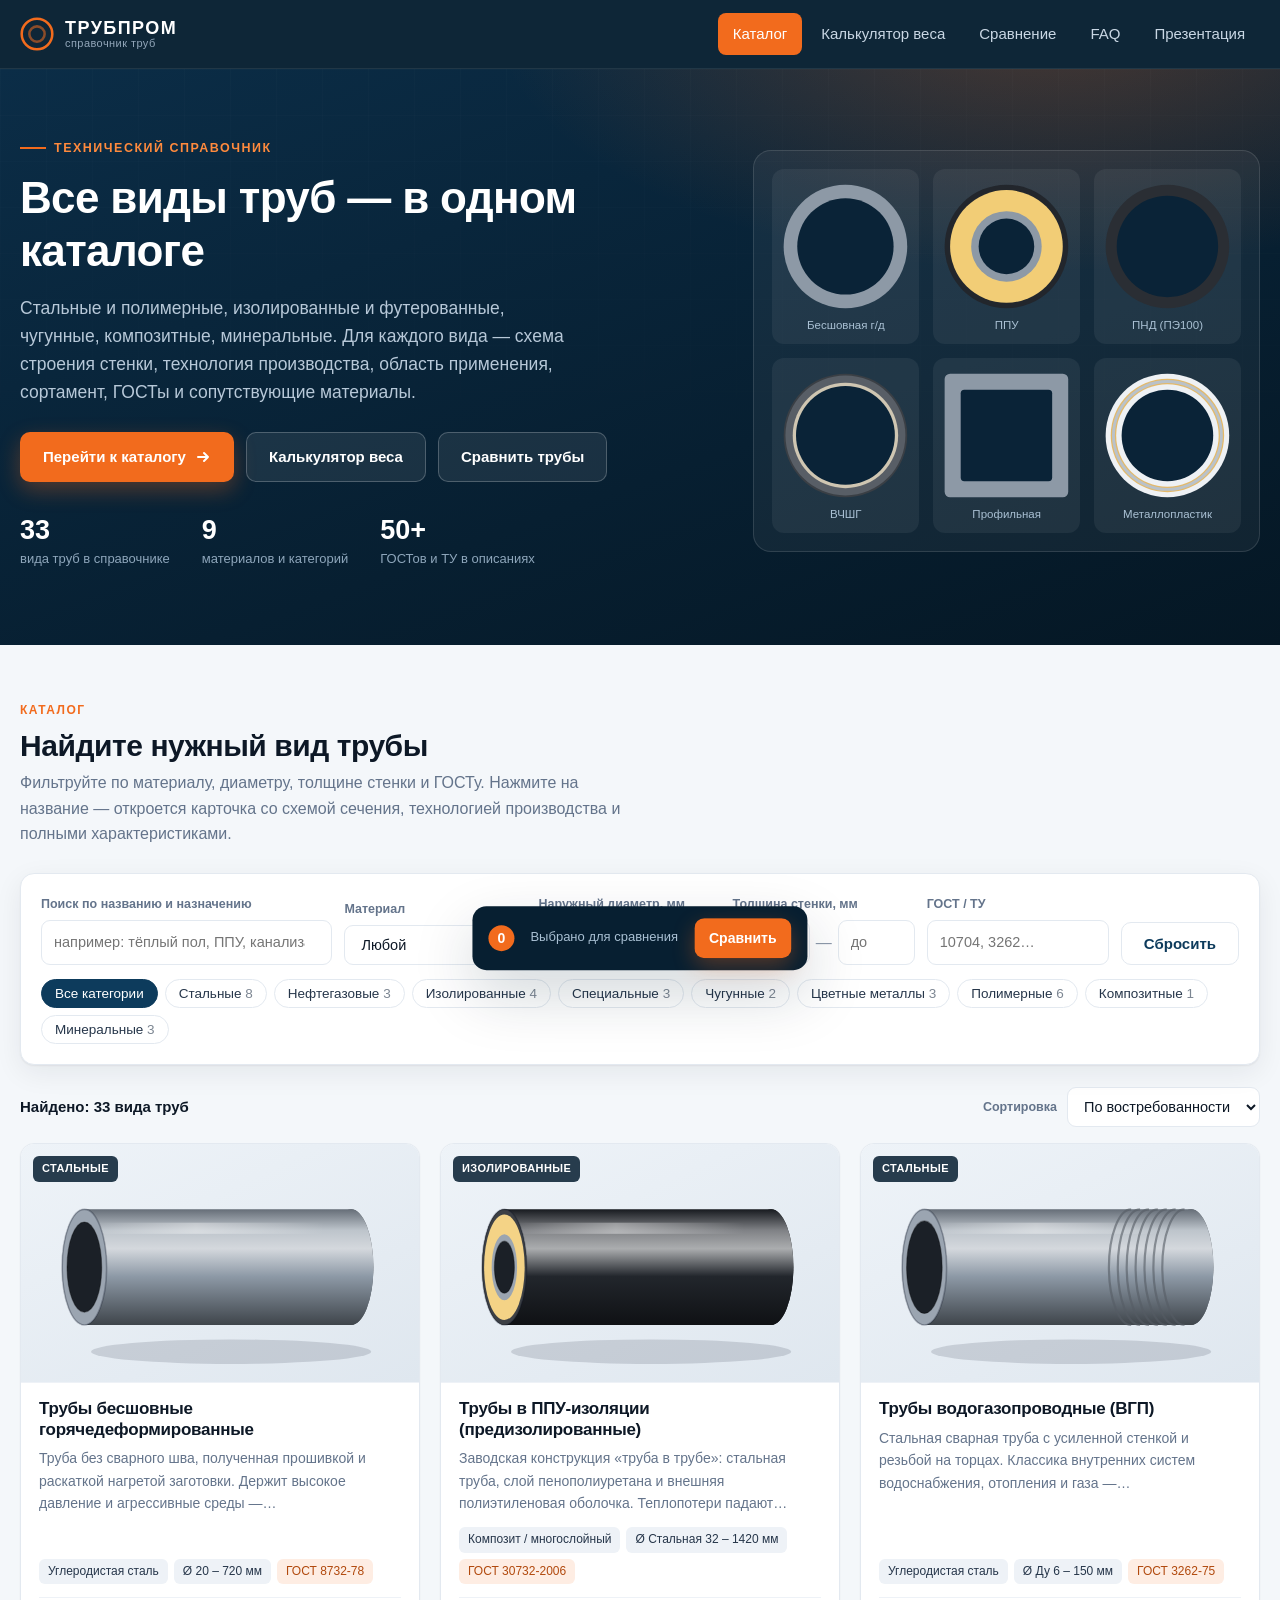
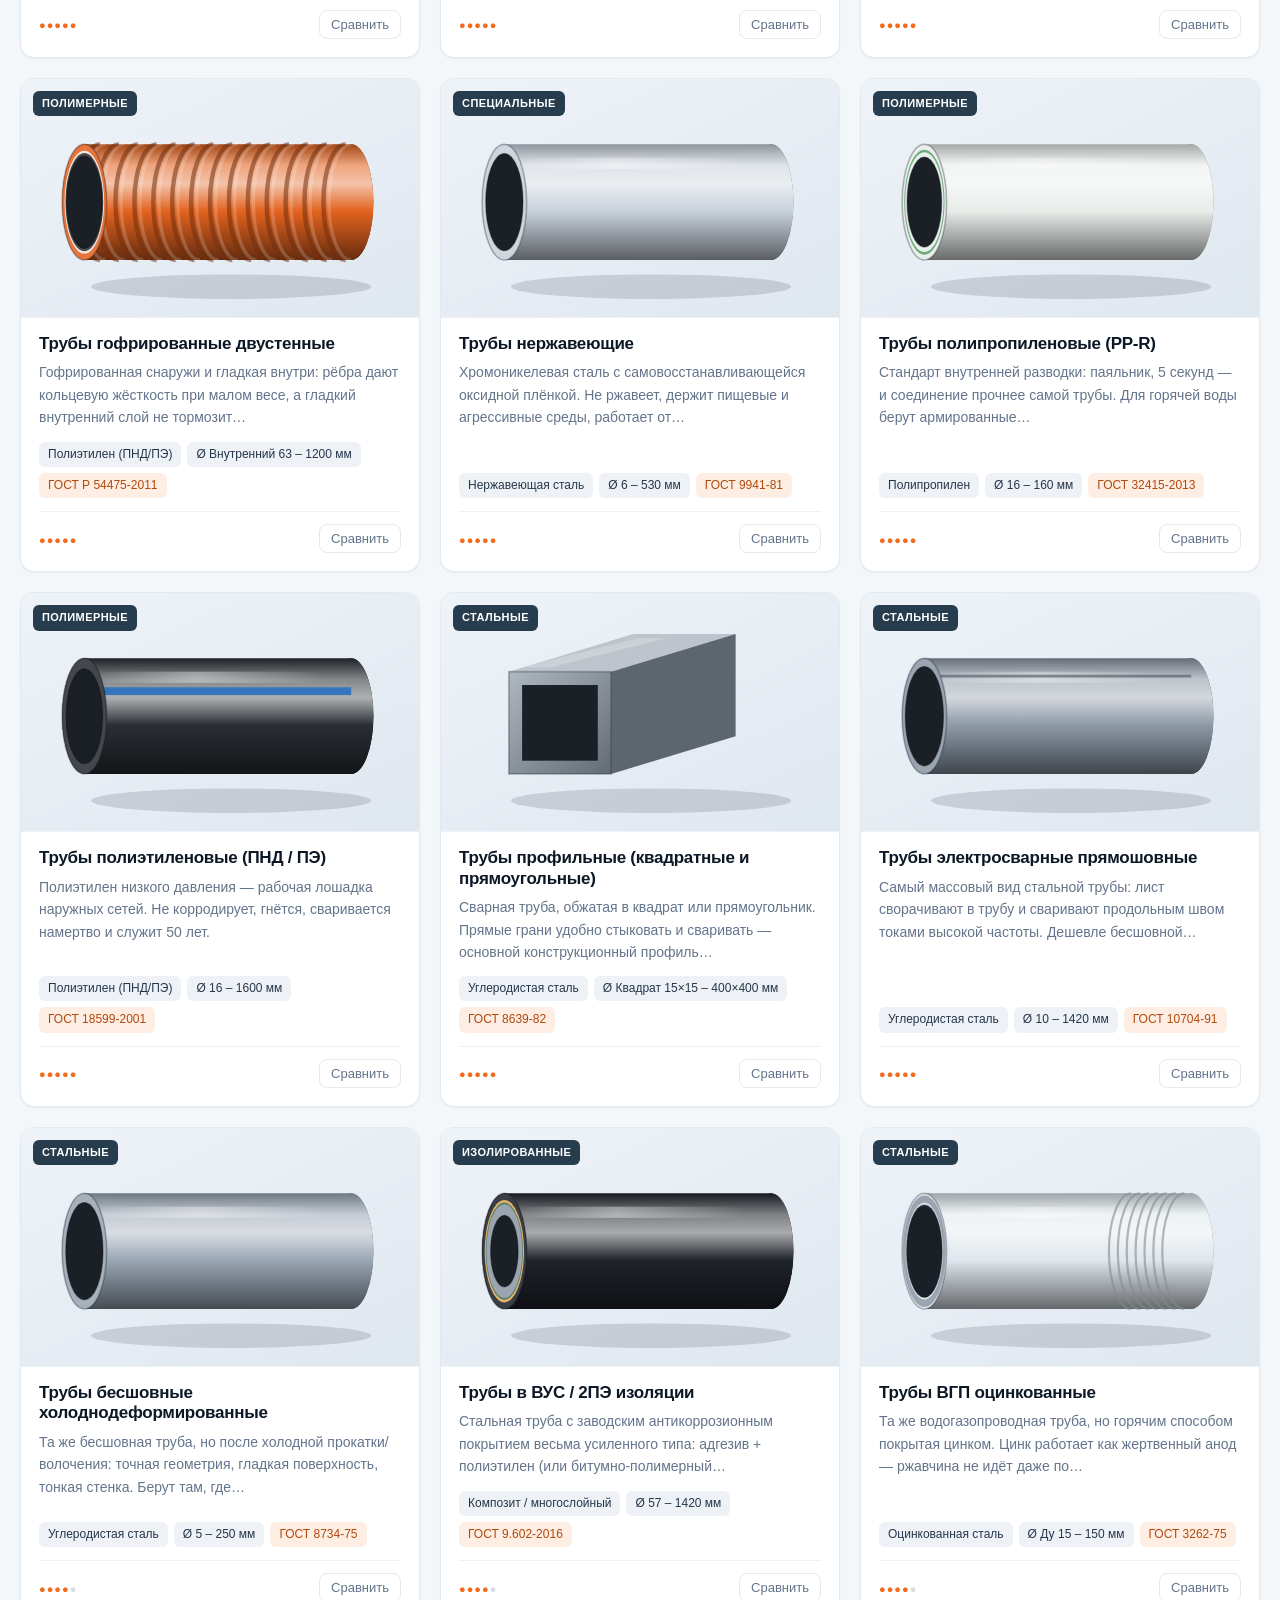
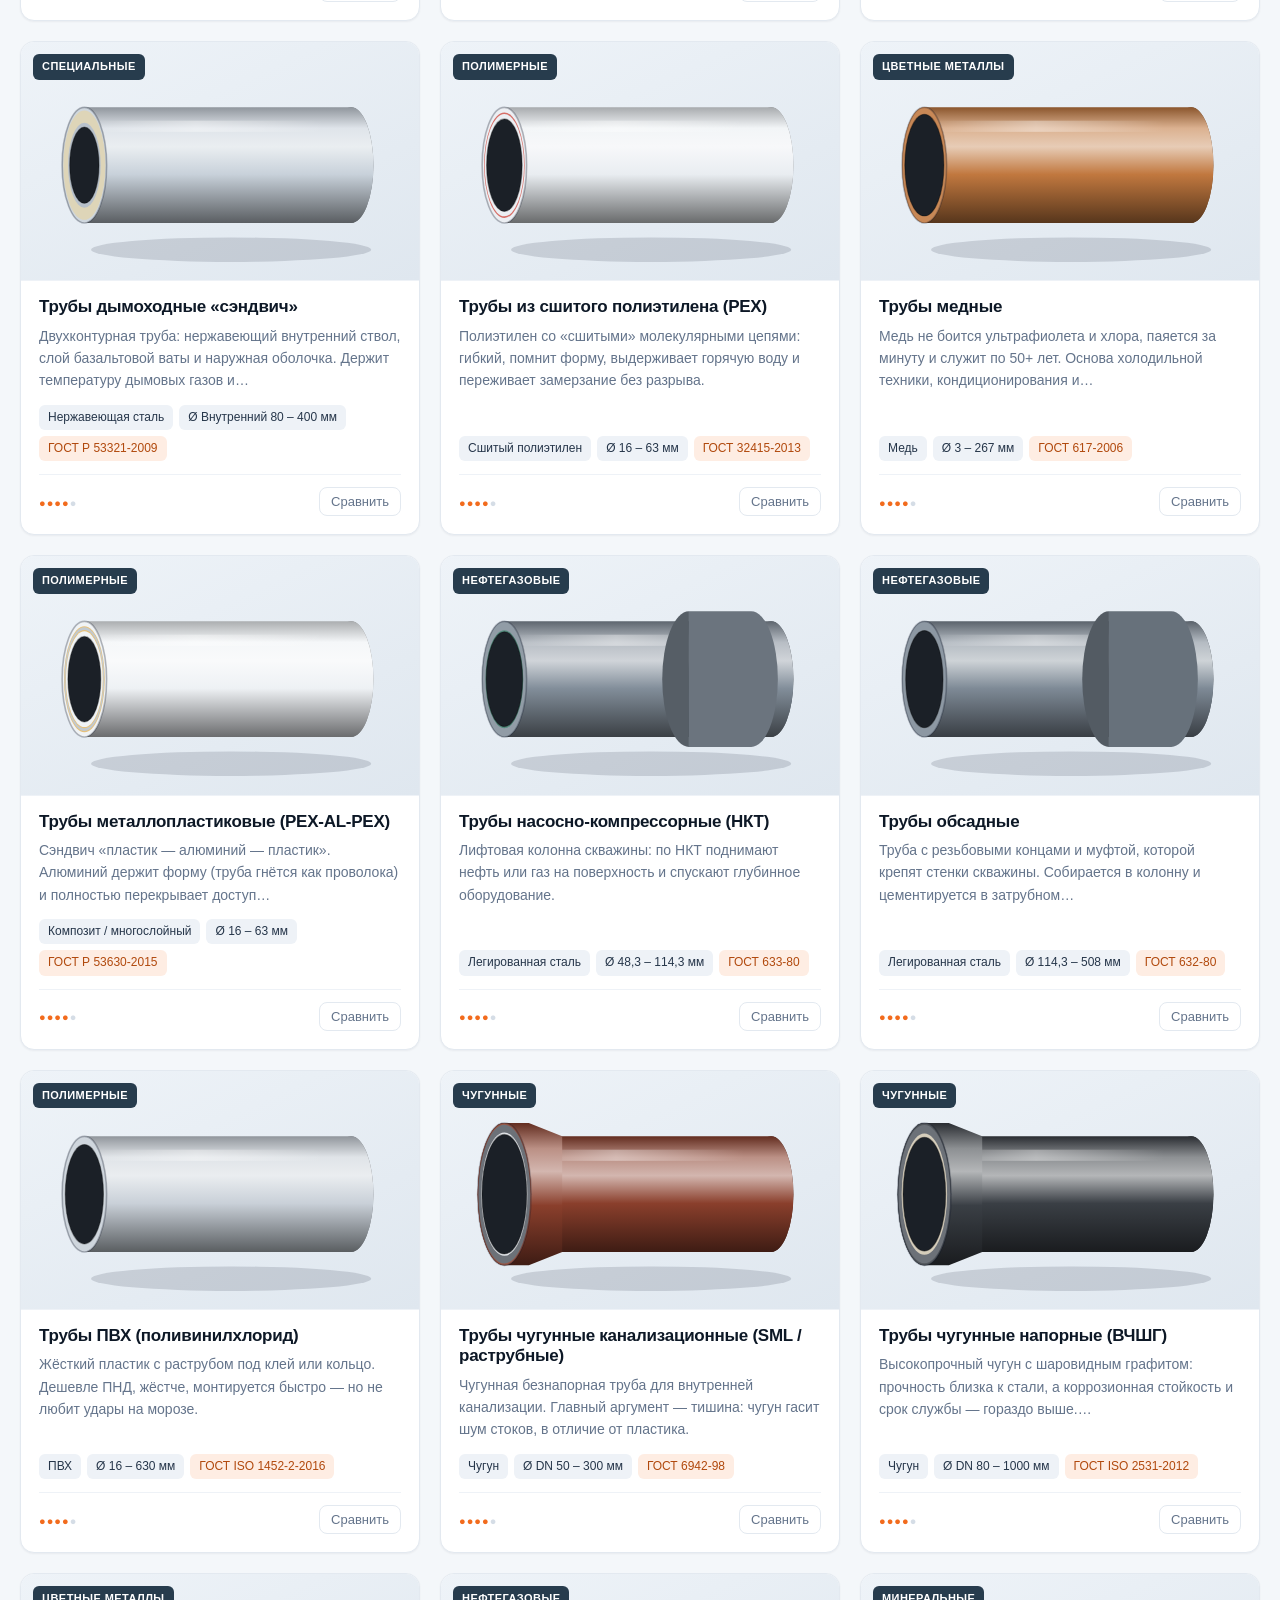
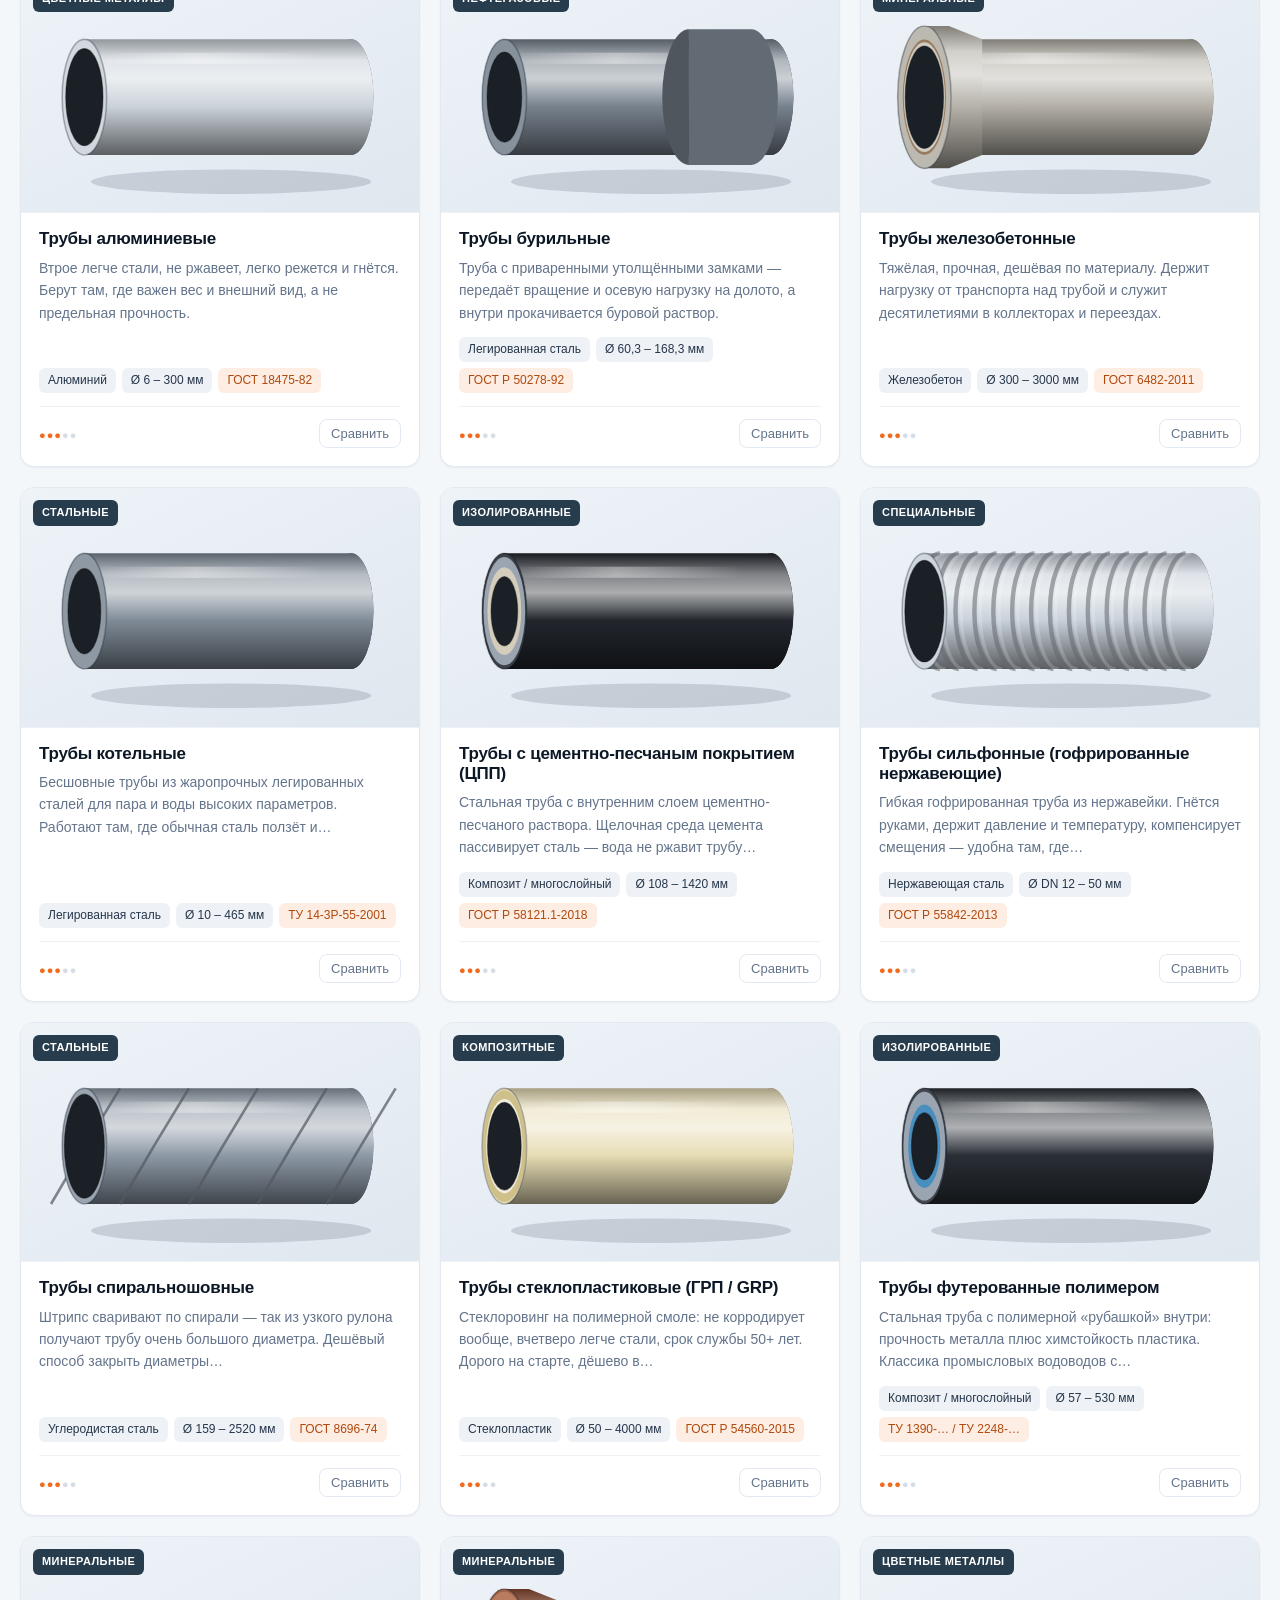
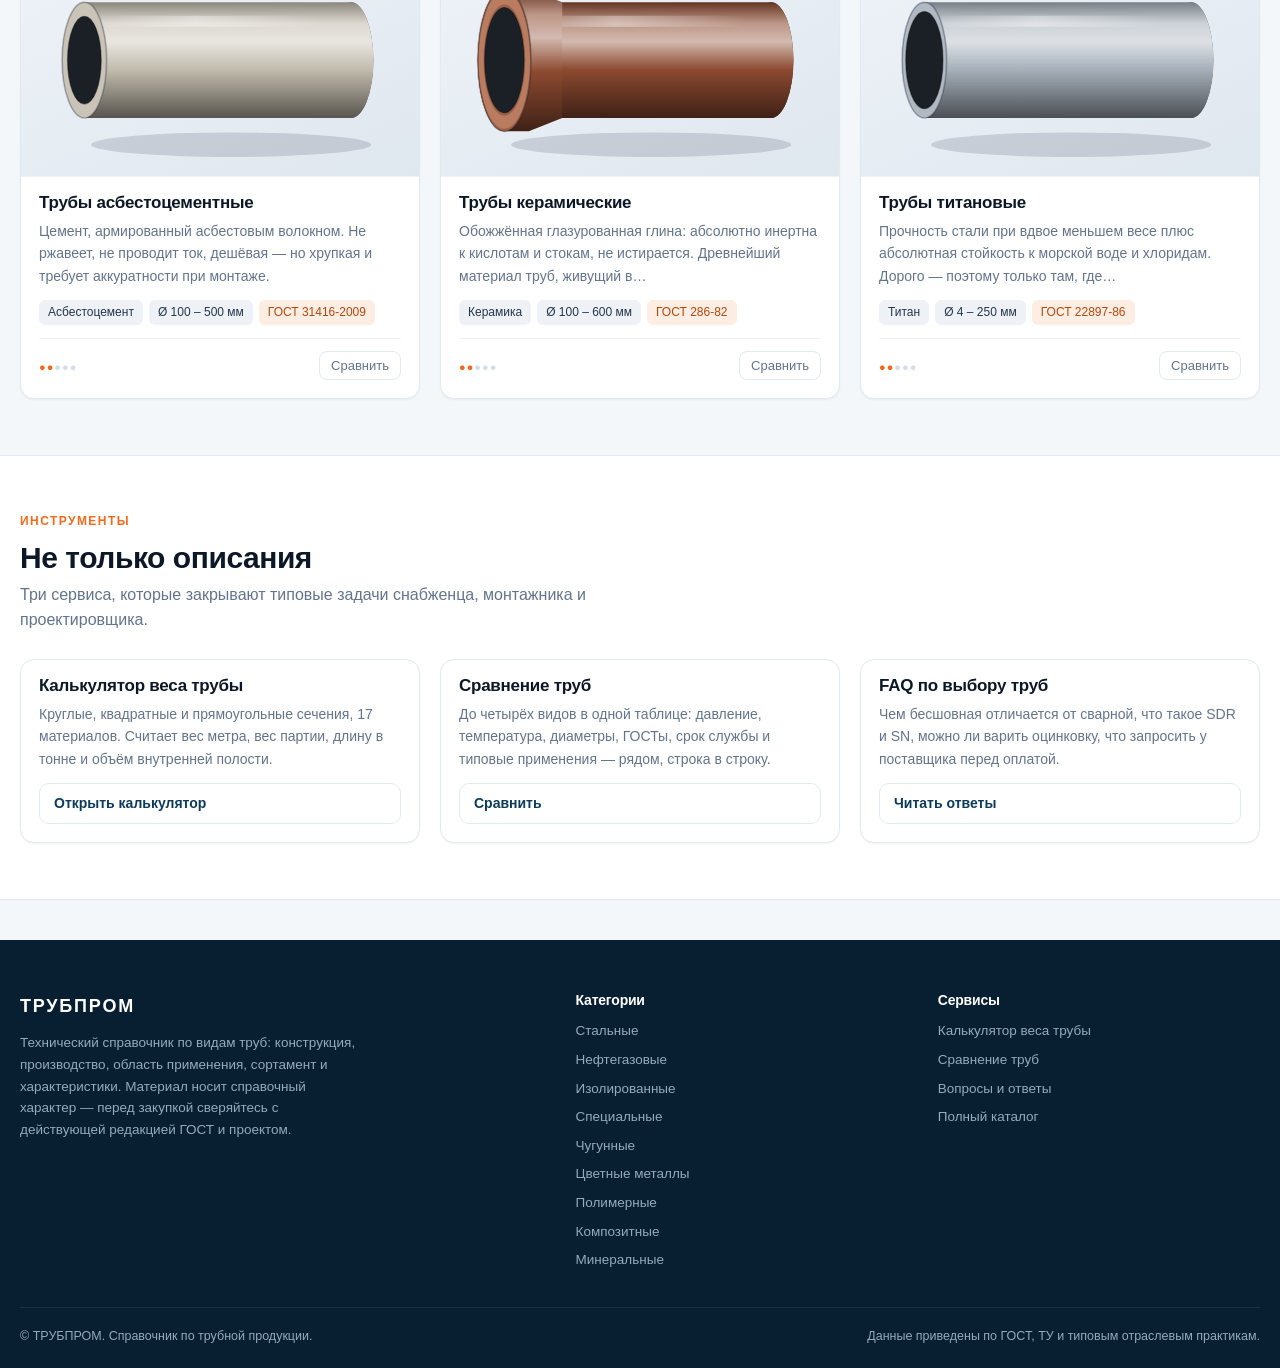
<file: index.html>
<!DOCTYPE html>
<html lang="ru">
<head>
<meta charset="utf-8">
<meta name="viewport" content="width=device-width, initial-scale=1">
<title>ТРУБПРОМ — справочник труб: виды, характеристики, ГОСТы</title>
<meta name="description" content="Каталог всех видов труб: стальные, полимерные, чугунные, изолированные. Схемы сечения, производство, применение, ГОСТы, калькулятор веса и сравнение.">
<link rel="stylesheet" href="assets/css/style.css">
<link rel="icon" href="data:image/svg+xml,<svg xmlns='http://www.w3.org/2000/svg' viewBox='0 0 40 40'><circle cx='20' cy='20' r='17' fill='none' stroke='%23f26b1d' stroke-width='4'/><circle cx='20' cy='20' r='8' fill='none' stroke='%230d3b5c' stroke-width='4'/></svg>">
</head>
<body>

<div id="header-slot"></div>

<!-- ---------------- ГЕРОЙ ---------------- -->
<section class="hero">
  <div class="container hero-inner">
    <div>
      <div class="eyebrow">Технический справочник</div>
      <h1>Все виды труб — в одном каталоге</h1>
      <p class="lead">
        Стальные и полимерные, изолированные и футерованные, чугунные, композитные, минеральные.
        Для каждого вида — схема строения стенки, технология производства, область применения,
        сортамент, ГОСТы и сопутствующие материалы.
      </p>
      <div class="hero-actions">
        <a href="#catalog" class="btn btn-primary">
          Перейти к каталогу
          <svg width="16" height="16" viewBox="0 0 16 16" fill="none"><path d="M3 8h10M9 4l4 4-4 4" stroke="currentColor" stroke-width="2" stroke-linecap="round" stroke-linejoin="round"/></svg>
        </a>
        <a href="calculator.html" class="btn btn-ghost">Калькулятор веса</a>
        <a href="compare.html" class="btn btn-ghost">Сравнить трубы</a>
      </div>
      <div class="hero-stats">
        <div><b id="statCount">33</b><span>вида труб в справочнике</span></div>
        <div><b>9</b><span>материалов и категорий</span></div>
        <div><b>50+</b><span>ГОСТов и ТУ в описаниях</span></div>
      </div>
    </div>
    <div class="hero-art" id="heroArt"></div>
  </div>
</section>

<!-- ---------------- КАТАЛОГ ---------------- -->
<section class="section" id="catalog">
  <div class="container">

    <div class="section-head">
      <div>
        <div class="kicker">Каталог</div>
        <h2>Найдите нужный вид трубы</h2>
        <p>Фильтруйте по материалу, диаметру, толщине стенки и ГОСТу. Нажмите на название — откроется
           карточка со схемой сечения, технологией производства и полными характеристиками.</p>
      </div>
    </div>

    <div class="filters">
      <div class="filters-row">
        <div class="field">
          <label for="fSearch">Поиск по названию и назначению</label>
          <input type="search" id="fSearch" placeholder="например: тёплый пол, ППУ, канализация">
        </div>
        <div class="field">
          <label for="fMaterial">Материал</label>
          <select id="fMaterial"><option value="">Любой</option></select>
        </div>
        <div class="field">
          <label>Наружный диаметр, мм</label>
          <div class="range">
            <input type="number" id="fDmin" placeholder="от" min="0">
            <span>—</span>
            <input type="number" id="fDmax" placeholder="до" min="0">
          </div>
        </div>
        <div class="field">
          <label>Толщина стенки, мм</label>
          <div class="range">
            <input type="number" id="fSmin" placeholder="от" min="0" step="0.1">
            <span>—</span>
            <input type="number" id="fSmax" placeholder="до" min="0" step="0.1">
          </div>
        </div>
        <div class="field">
          <label for="fGost">ГОСТ / ТУ</label>
          <input type="text" id="fGost" placeholder="10704, 3262…">
        </div>
        <div class="field">
          <label>&nbsp;</label>
          <button class="btn btn-outline" id="fReset" type="button">Сбросить</button>
        </div>
      </div>
      <div class="chips" id="catChips"></div>
    </div>

    <div class="result-line">
      <b id="resultCount">—</b>
      <div class="field" style="display:flex;align-items:center;gap:10px">
        <label for="fSort" style="margin:0">Сортировка</label>
        <select id="fSort" style="width:auto">
          <option value="pop">По востребованности</option>
          <option value="name">По названию</option>
          <option value="dia">По диаметру</option>
          <option value="cat">По категории</option>
        </select>
      </div>
    </div>

    <div class="grid" id="grid"></div>
    <div class="empty" id="empty" style="display:none">
      <h3>Ничего не найдено</h3>
      <p>Попробуйте ослабить фильтры — например, убрать ограничение по диаметру или ГОСТу.</p>
      <button class="btn btn-outline" onclick="document.getElementById('fReset').click()">Сбросить фильтры</button>
    </div>
  </div>
</section>

<!-- ---------------- ВОЗМОЖНОСТИ ---------------- -->
<section class="section" style="background:#fff;border-top:1px solid var(--line);border-bottom:1px solid var(--line)">
  <div class="container">
    <div class="section-head">
      <div>
        <div class="kicker">Инструменты</div>
        <h2>Не только описания</h2>
        <p>Три сервиса, которые закрывают типовые задачи снабженца, монтажника и проектировщика.</p>
      </div>
    </div>
    <div class="grid">
      <div class="card"><div class="card-body">
        <h3><a href="calculator.html">Калькулятор веса трубы</a></h3>
        <p class="card-desc">Круглые, квадратные и прямоугольные сечения, 17 материалов. Считает вес метра,
           вес партии, длину в тонне и объём внутренней полости.</p>
        <a href="calculator.html" class="btn btn-outline btn-sm">Открыть калькулятор</a>
      </div></div>
      <div class="card"><div class="card-body">
        <h3><a href="compare.html">Сравнение труб</a></h3>
        <p class="card-desc">До четырёх видов в одной таблице: давление, температура, диаметры, ГОСТы,
           срок службы и типовые применения — рядом, строка в строку.</p>
        <a href="compare.html" class="btn btn-outline btn-sm">Сравнить</a>
      </div></div>
      <div class="card"><div class="card-body">
        <h3><a href="faq.html">FAQ по выбору труб</a></h3>
        <p class="card-desc">Чем бесшовная отличается от сварной, что такое SDR и SN, можно ли варить
           оцинковку, что запросить у поставщика перед оплатой.</p>
        <a href="faq.html" class="btn btn-outline btn-sm">Читать ответы</a>
      </div></div>
    </div>
  </div>
</section>

<div class="cmp-bar" id="cmpBar">
  <span class="cmp-count">0</span>
  <div>
    <div style="font-size:13px;color:#a9c0d3">Выбрано для сравнения</div>
    <div class="cmp-names"></div>
  </div>
  <a href="compare.html" class="btn btn-primary btn-sm">Сравнить</a>
</div>

<div id="footer-slot"></div>

<script src="assets/js/data.js"></script>
<script src="assets/js/visuals.js"></script>
<script src="assets/js/common.js"></script>
<script src="assets/js/app.js"></script>
</body>
</html>
</file>
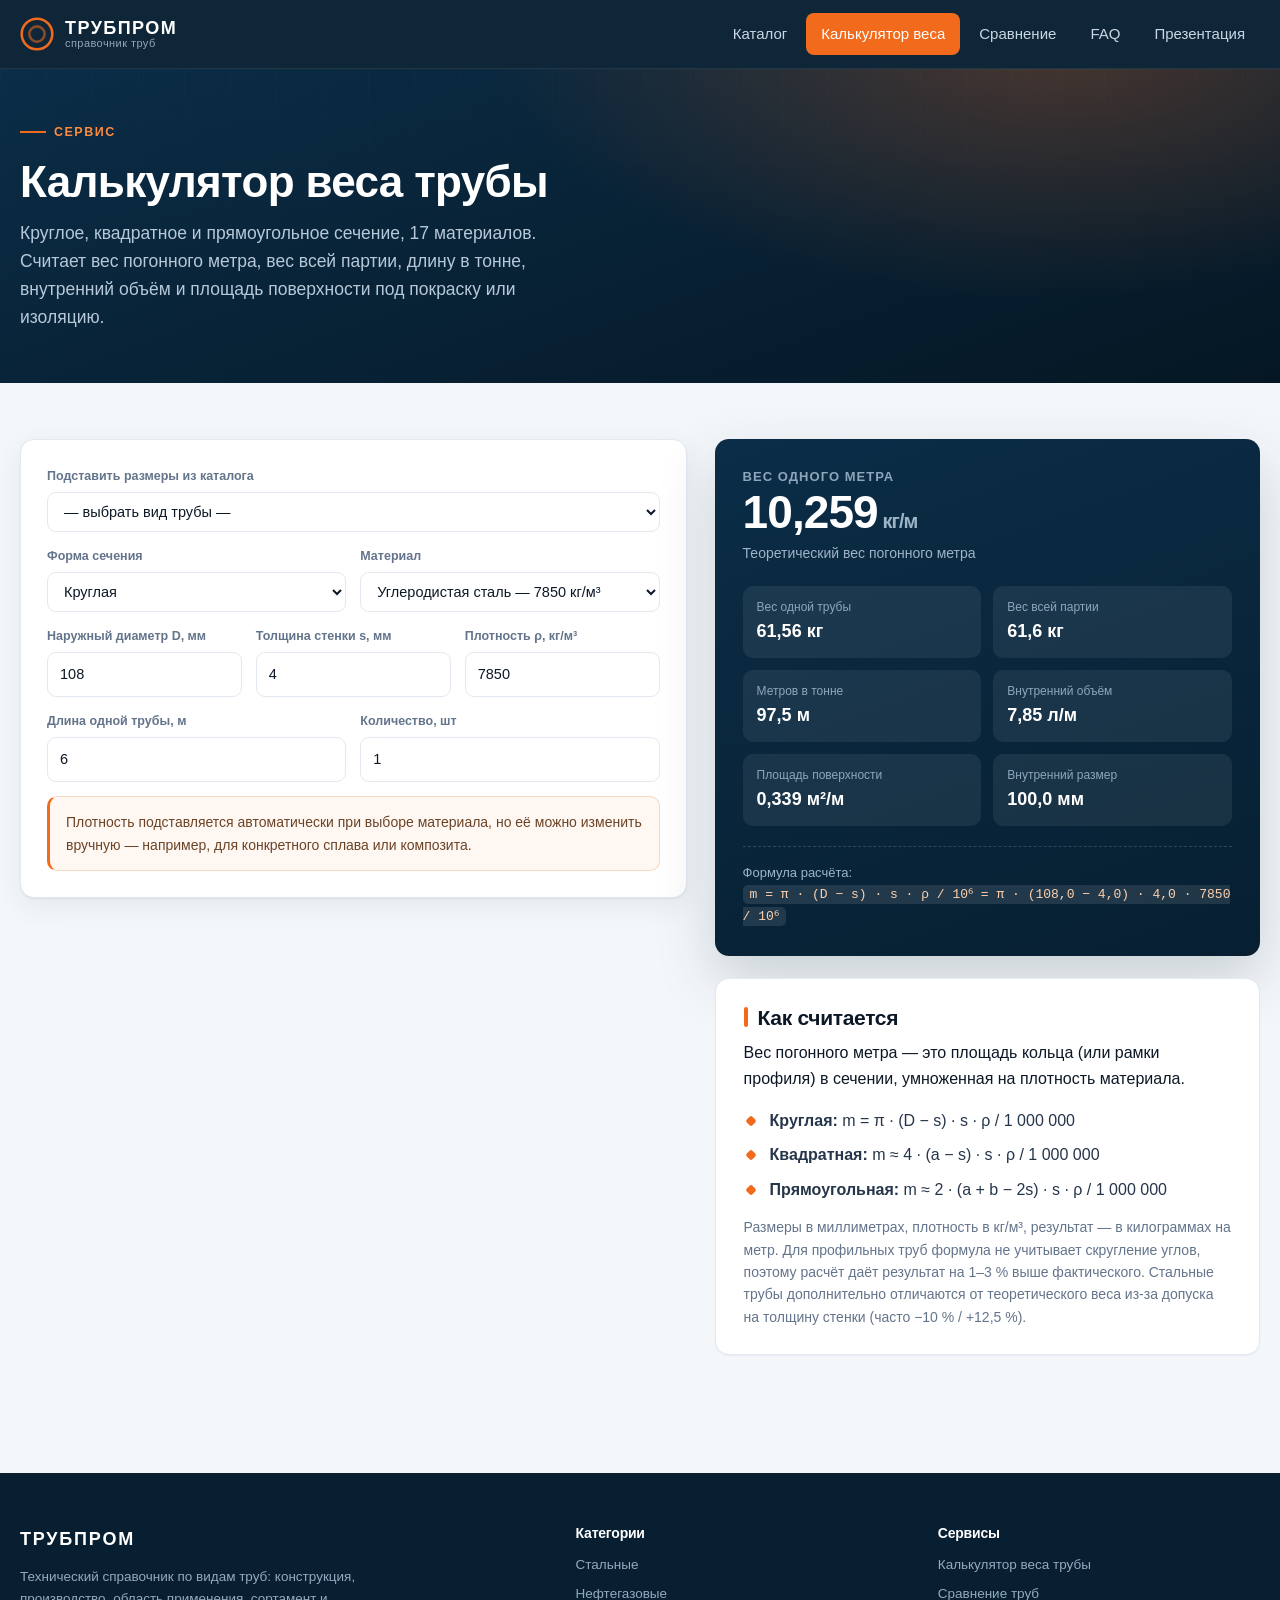
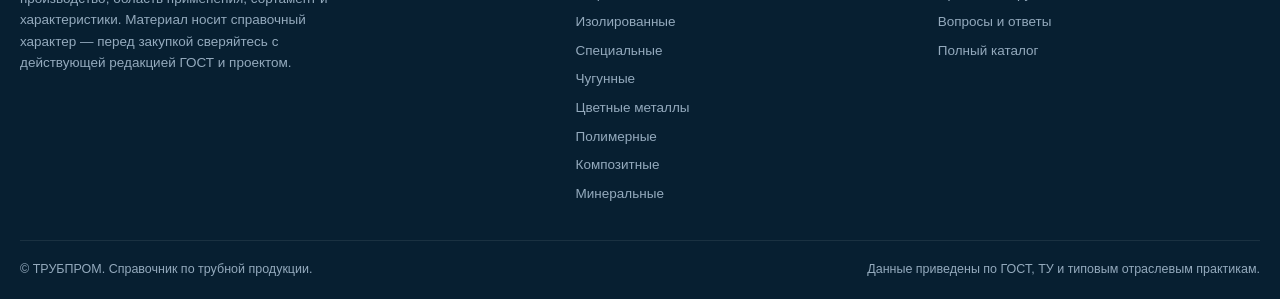
<file: calculator.html>
<!DOCTYPE html>
<html lang="ru">
<head>
<meta charset="utf-8">
<meta name="viewport" content="width=device-width, initial-scale=1">
<title>Калькулятор веса трубы — ТРУБПРОМ</title>
<meta name="description" content="Расчёт веса круглой, квадратной и прямоугольной трубы: вес метра, вес партии, метров в тонне, объём и площадь поверхности.">
<link rel="stylesheet" href="assets/css/style.css">
<link rel="icon" href="data:image/svg+xml,<svg xmlns='http://www.w3.org/2000/svg' viewBox='0 0 40 40'><circle cx='20' cy='20' r='17' fill='none' stroke='%23f26b1d' stroke-width='4'/><circle cx='20' cy='20' r='8' fill='none' stroke='%230d3b5c' stroke-width='4'/></svg>">
</head>
<body>

<div id="header-slot"></div>

<section class="hero" style="padding:46px 0 52px">
  <div class="container">
    <div class="eyebrow">Сервис</div>
    <h1 style="margin-bottom:10px">Калькулятор веса трубы</h1>
    <p class="lead" style="margin-bottom:0">
      Круглое, квадратное и прямоугольное сечение, 17 материалов. Считает вес погонного метра,
      вес всей партии, длину в тонне, внутренний объём и площадь поверхности под покраску или изоляцию.
    </p>
  </div>
</section>

<section class="section">
  <div class="container calc-wrap">

    <div class="calc-form">
      <div class="row one">
        <div class="field">
          <label for="cPreset">Подставить размеры из каталога</label>
          <select id="cPreset"><option value="">— выбрать вид трубы —</option></select>
        </div>
      </div>

      <div class="row">
        <div class="field">
          <label for="cShape">Форма сечения</label>
          <select id="cShape">
            <option value="round">Круглая</option>
            <option value="square">Квадратная</option>
            <option value="rect">Прямоугольная</option>
          </select>
        </div>
        <div class="field">
          <label for="cMaterial">Материал</label>
          <select id="cMaterial"></select>
        </div>
      </div>

      <div class="row three" id="dimRow">
        <div class="field" id="fldD">
          <label for="cD">Наружный диаметр D, мм</label>
          <input type="number" id="cD" value="108" min="1" step="0.1">
        </div>
        <div class="field" id="fldB" style="display:none">
          <label for="cB">Сторона B, мм</label>
          <input type="number" id="cB" value="40" min="1" step="0.1">
        </div>
        <div class="field">
          <label for="cS">Толщина стенки s, мм</label>
          <input type="number" id="cS" value="4" min="0.1" step="0.1">
        </div>
        <div class="field">
          <label for="cRho">Плотность ρ, кг/м³</label>
          <input type="number" id="cRho" value="7850" min="1" step="1">
        </div>
      </div>

      <div class="row">
        <div class="field">
          <label for="cLen">Длина одной трубы, м</label>
          <input type="number" id="cLen" value="6" min="0.01" step="0.01">
        </div>
        <div class="field">
          <label for="cQty">Количество, шт</label>
          <input type="number" id="cQty" value="1" min="1" step="1">
        </div>
      </div>

      <div class="note" id="calcHint">
        Плотность подставляется автоматически при выборе материала, но её можно изменить вручную —
        например, для конкретного сплава или композита.
      </div>
    </div>

    <div>
      <div class="calc-result">
        <div style="font-size:13px;color:#8ea6bb;letter-spacing:.08em;text-transform:uppercase;font-weight:700">Вес одного метра</div>
        <div class="big" id="rKg">—<small> кг/м</small></div>
        <div class="sub" id="rDesc">Введите размеры</div>

        <div class="calc-out">
          <div><span>Вес одной трубы</span><b id="rPiece">—</b></div>
          <div><span>Вес всей партии</span><b id="rTotal">—</b></div>
          <div><span>Метров в тонне</span><b id="rPerTon">—</b></div>
          <div><span>Внутренний объём</span><b id="rVol">—</b></div>
          <div><span>Площадь поверхности</span><b id="rArea">—</b></div>
          <div><span>Внутренний размер</span><b id="rInner">—</b></div>
        </div>

        <div class="calc-formula" id="rFormula"></div>
      </div>

      <div class="panel" style="margin-top:22px">
        <h2>Как считается</h2>
        <p>Вес погонного метра — это площадь кольца (или рамки профиля) в сечении, умноженная на плотность материала.</p>
        <ul class="ticks">
          <li><b>Круглая:</b> m = π · (D − s) · s · ρ / 1 000 000</li>
          <li><b>Квадратная:</b> m ≈ 4 · (a − s) · s · ρ / 1 000 000</li>
          <li><b>Прямоугольная:</b> m ≈ 2 · (a + b − 2s) · s · ρ / 1 000 000</li>
        </ul>
        <p style="margin-top:14px;margin-bottom:0;color:var(--muted);font-size:14px">
          Размеры в миллиметрах, плотность в кг/м³, результат — в килограммах на метр.
          Для профильных труб формула не учитывает скругление углов, поэтому расчёт даёт результат
          на 1–3 % выше фактического. Стальные трубы дополнительно отличаются от теоретического веса
          из-за допуска на толщину стенки (часто −10 % / +12,5 %).
        </p>
      </div>
    </div>
  </div>
</section>

<div id="footer-slot"></div>

<script src="assets/js/data.js"></script>
<script src="assets/js/visuals.js"></script>
<script src="assets/js/common.js"></script>
<script src="assets/js/calculator.js"></script>
</body>
</html>
</file>
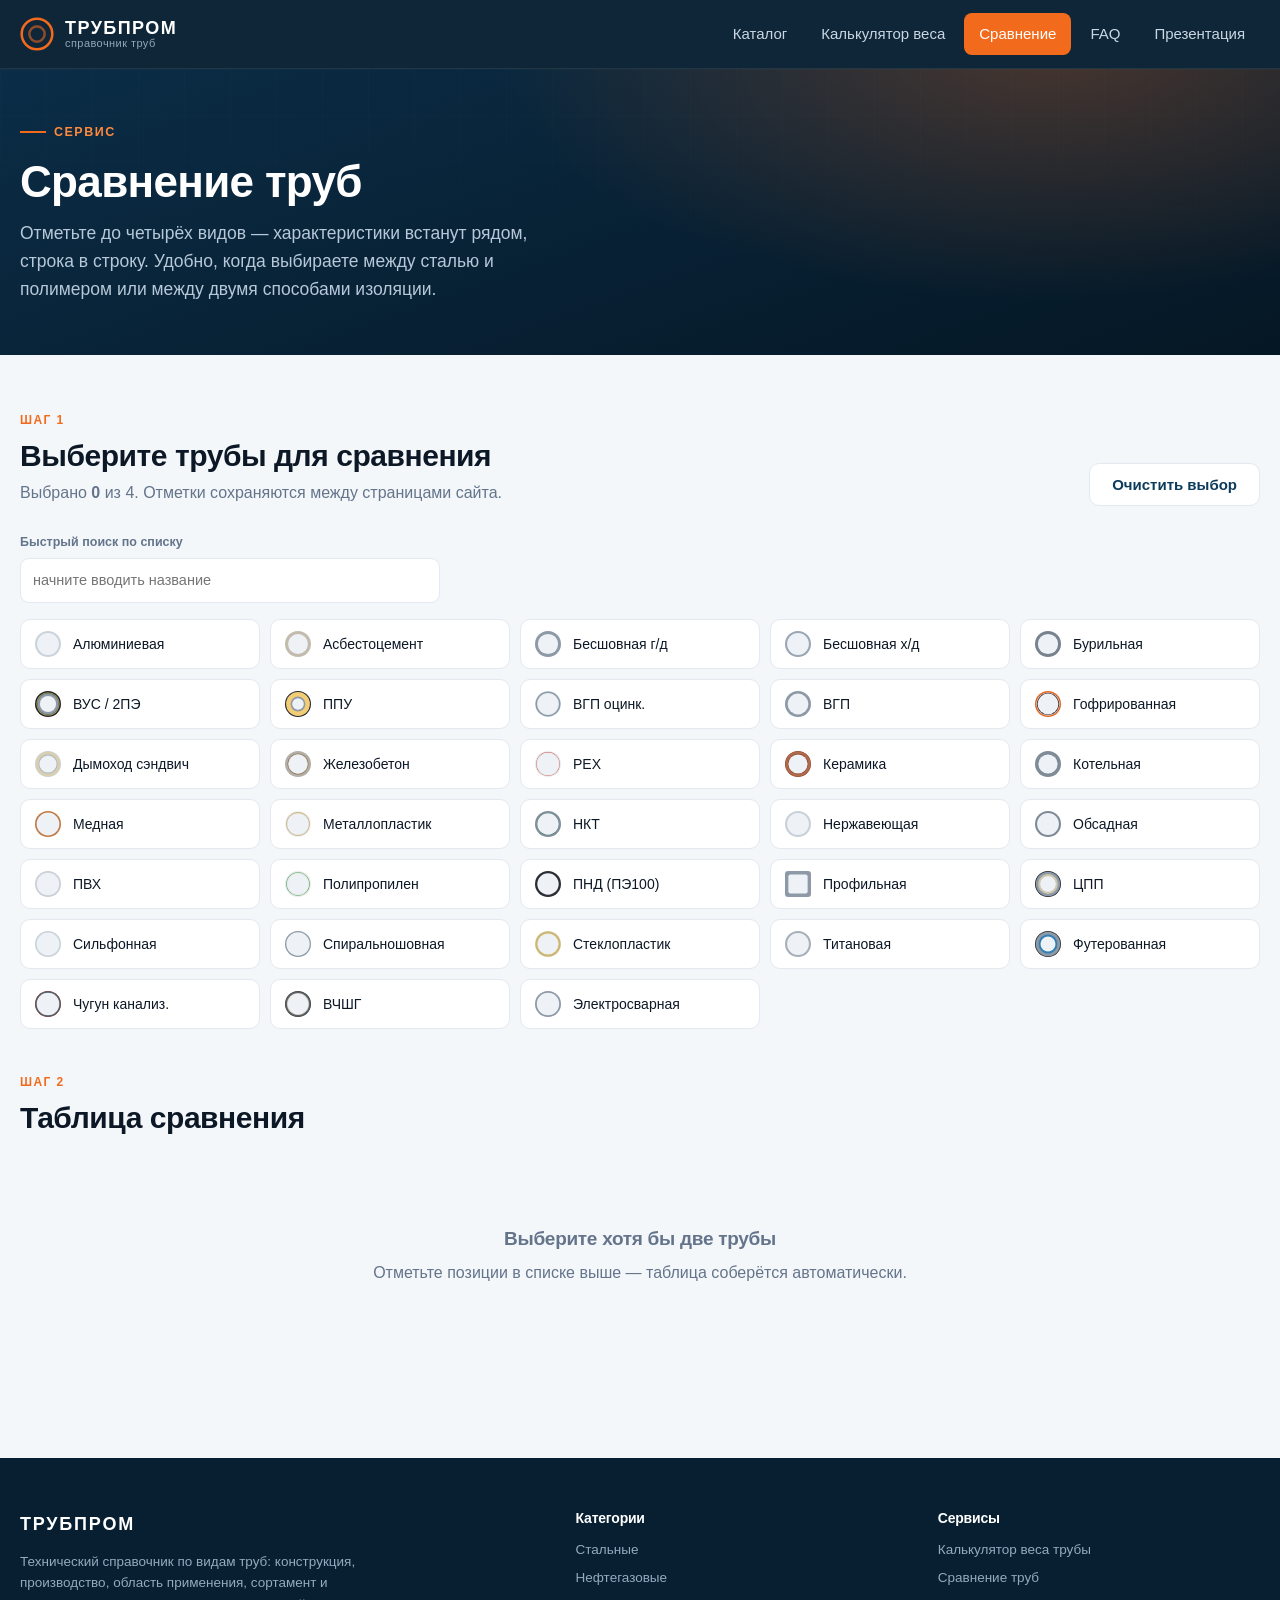
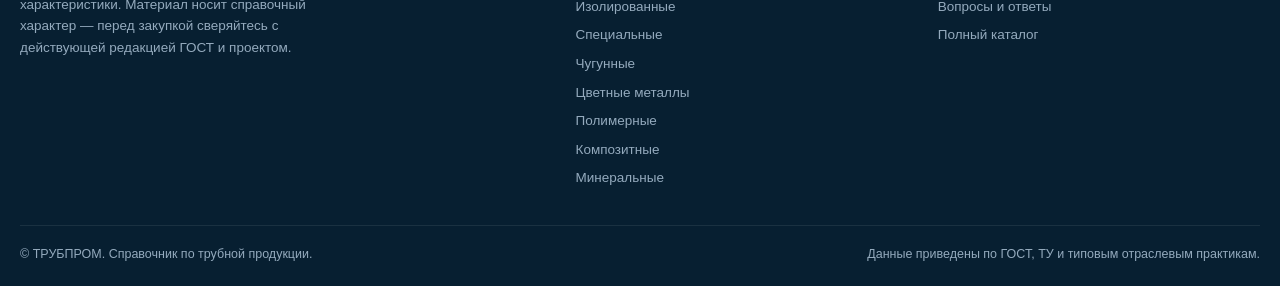
<file: compare.html>
<!DOCTYPE html>
<html lang="ru">
<head>
<meta charset="utf-8">
<meta name="viewport" content="width=device-width, initial-scale=1">
<title>Сравнение труб — ТРУБПРОМ</title>
<meta name="description" content="Сравните до четырёх видов труб построчно: материал, ГОСТ, давление, температура, размеры, покрытие и применение.">
<link rel="stylesheet" href="assets/css/style.css">
<link rel="icon" href="data:image/svg+xml,<svg xmlns='http://www.w3.org/2000/svg' viewBox='0 0 40 40'><circle cx='20' cy='20' r='17' fill='none' stroke='%23f26b1d' stroke-width='4'/><circle cx='20' cy='20' r='8' fill='none' stroke='%230d3b5c' stroke-width='4'/></svg>">
</head>
<body>

<div id="header-slot"></div>

<section class="hero" style="padding:46px 0 52px">
  <div class="container">
    <div class="eyebrow">Сервис</div>
    <h1 style="margin-bottom:10px">Сравнение труб</h1>
    <p class="lead" style="margin-bottom:0">
      Отметьте до четырёх видов — характеристики встанут рядом, строка в строку.
      Удобно, когда выбираете между сталью и полимером или между двумя способами изоляции.
    </p>
  </div>
</section>

<section class="section">
  <div class="container">
    <div class="section-head">
      <div>
        <div class="kicker">Шаг 1</div>
        <h2>Выберите трубы для сравнения</h2>
        <p>Выбрано <b id="pickCount">0</b> из 4. Отметки сохраняются между страницами сайта.</p>
      </div>
      <button class="btn btn-outline" id="clearPick">Очистить выбор</button>
    </div>

    <div class="field" style="max-width:420px;margin-bottom:16px">
      <label for="pickSearch">Быстрый поиск по списку</label>
      <input type="search" id="pickSearch" placeholder="начните вводить название">
    </div>

    <div class="picker" id="picker"></div>

    <div class="section-head" style="margin-top:44px">
      <div>
        <div class="kicker">Шаг 2</div>
        <h2>Таблица сравнения</h2>
      </div>
    </div>
    <div id="cmpOut"></div>
  </div>
</section>

<div id="footer-slot"></div>

<script src="assets/js/data.js"></script>
<script src="assets/js/visuals.js"></script>
<script src="assets/js/common.js"></script>
<script src="assets/js/compare.js"></script>
</body>
</html>
</file>
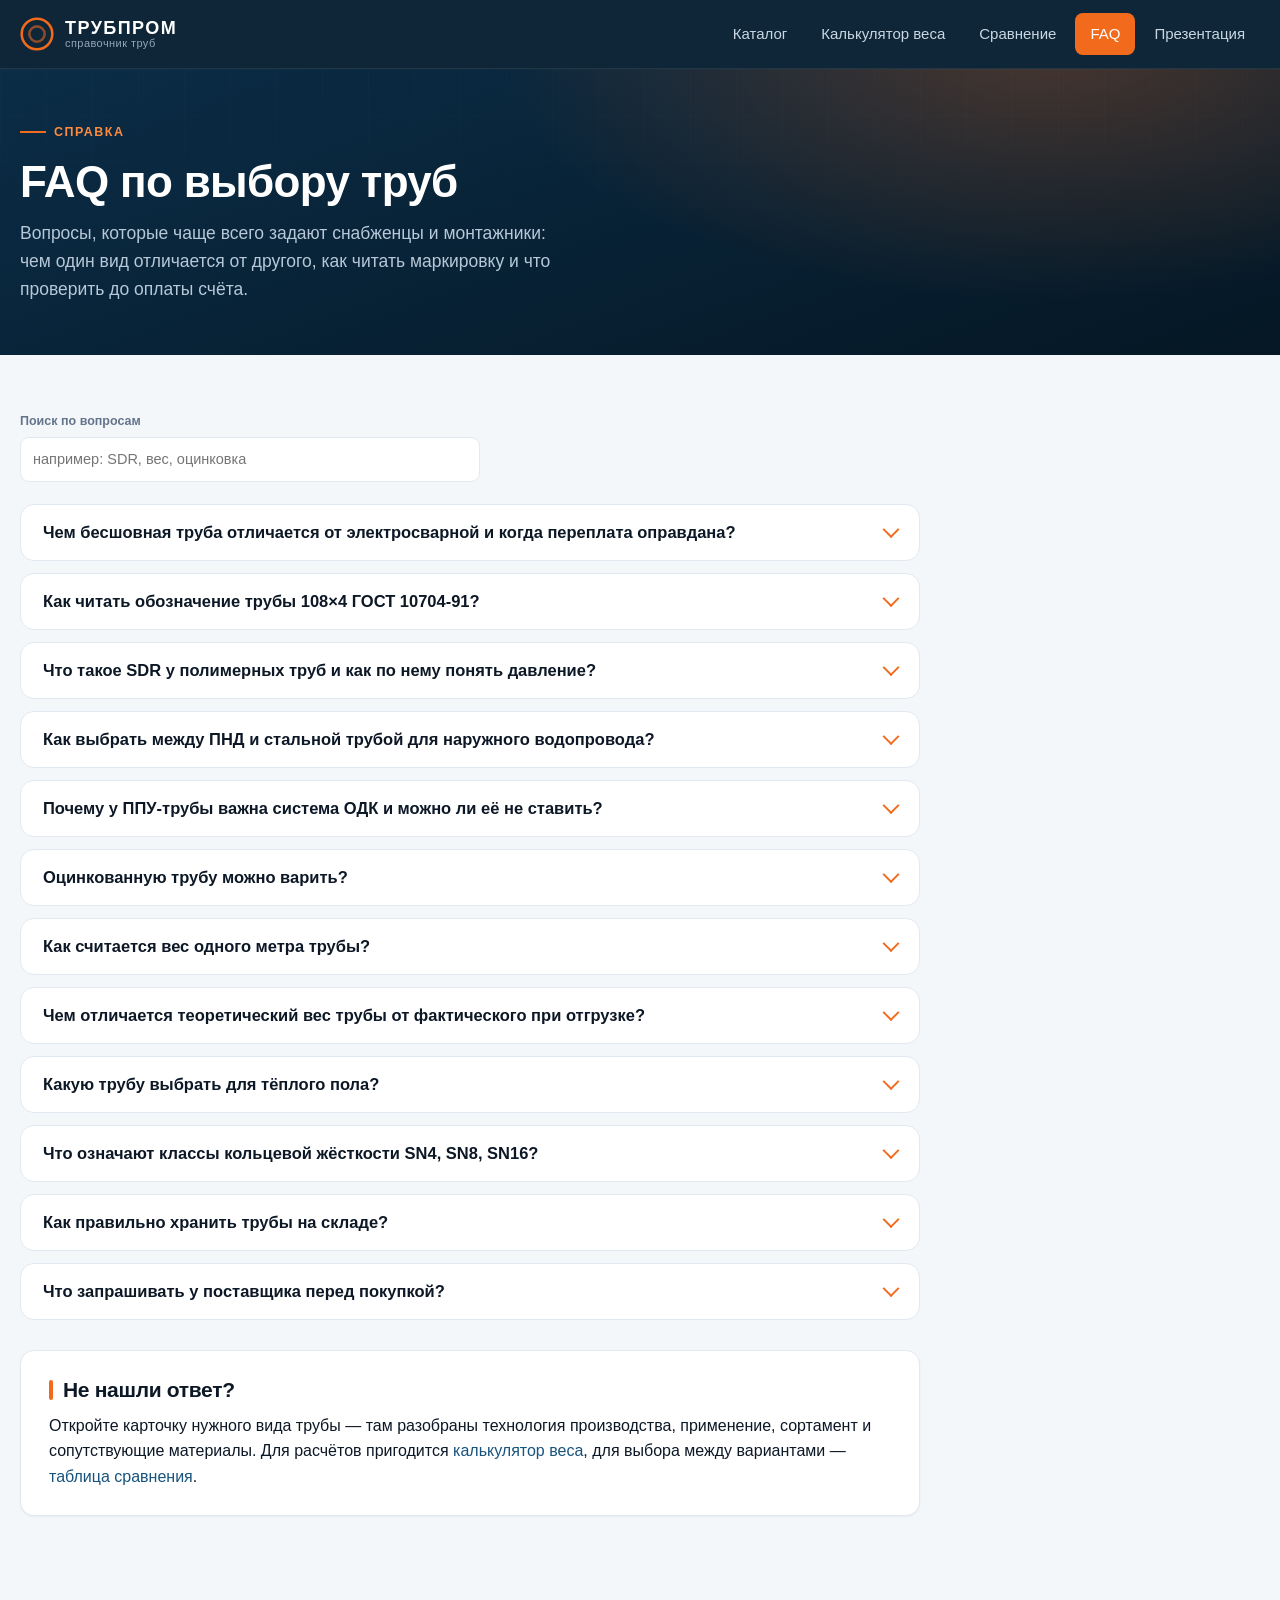
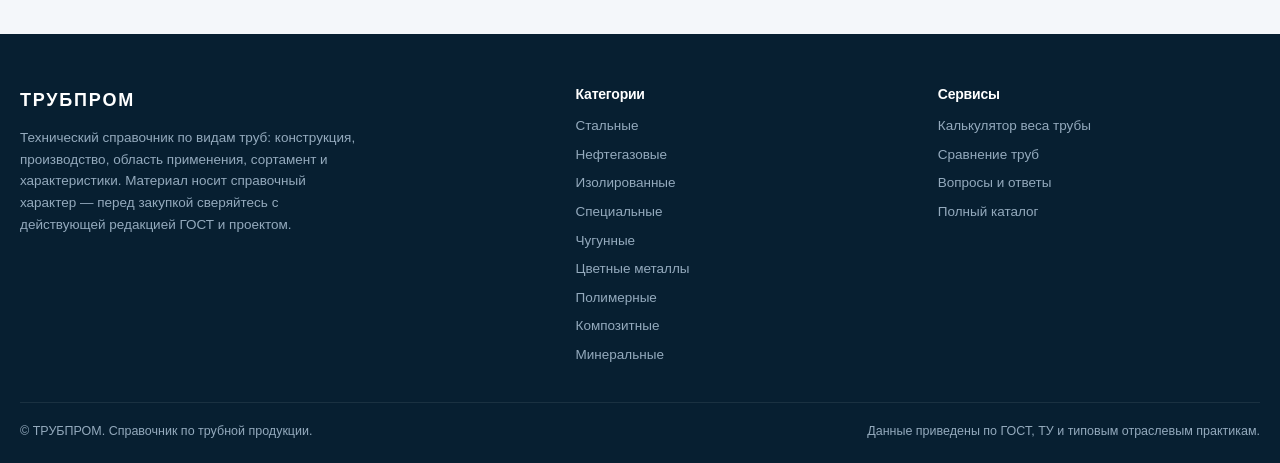
<file: faq.html>
<!DOCTYPE html>
<html lang="ru">
<head>
<meta charset="utf-8">
<meta name="viewport" content="width=device-width, initial-scale=1">
<title>FAQ по выбору труб — ТРУБПРОМ</title>
<meta name="description" content="Частые вопросы о выборе труб: бесшовная или сварная, что такое SDR и SN, как считать вес, можно ли варить оцинковку, что запросить у поставщика.">
<link rel="stylesheet" href="assets/css/style.css">
<link rel="icon" href="data:image/svg+xml,<svg xmlns='http://www.w3.org/2000/svg' viewBox='0 0 40 40'><circle cx='20' cy='20' r='17' fill='none' stroke='%23f26b1d' stroke-width='4'/><circle cx='20' cy='20' r='8' fill='none' stroke='%230d3b5c' stroke-width='4'/></svg>">
</head>
<body>

<div id="header-slot"></div>

<section class="hero" style="padding:46px 0 52px">
  <div class="container">
    <div class="eyebrow">Справка</div>
    <h1 style="margin-bottom:10px">FAQ по выбору труб</h1>
    <p class="lead" style="margin-bottom:0">
      Вопросы, которые чаще всего задают снабженцы и монтажники: чем один вид отличается от другого,
      как читать маркировку и что проверить до оплаты счёта.
    </p>
  </div>
</section>

<section class="section">
  <div class="container">
    <div class="field" style="max-width:460px;margin-bottom:22px">
      <label for="faqSearch">Поиск по вопросам</label>
      <input type="search" id="faqSearch" placeholder="например: SDR, вес, оцинковка">
    </div>
    <div class="faq-list" id="faqList"></div>

    <div class="panel" style="max-width:900px;margin-top:30px">
      <h2>Не нашли ответ?</h2>
      <p style="margin-bottom:0">
        Откройте карточку нужного вида трубы — там разобраны технология производства, применение,
        сортамент и сопутствующие материалы. Для расчётов пригодится
        <a href="calculator.html">калькулятор веса</a>, для выбора между вариантами —
        <a href="compare.html">таблица сравнения</a>.
      </p>
    </div>
  </div>
</section>

<div id="footer-slot"></div>

<script src="assets/js/data.js"></script>
<script src="assets/js/visuals.js"></script>
<script src="assets/js/common.js"></script>
<script src="assets/js/faq.js"></script>
</body>
</html>
</file>
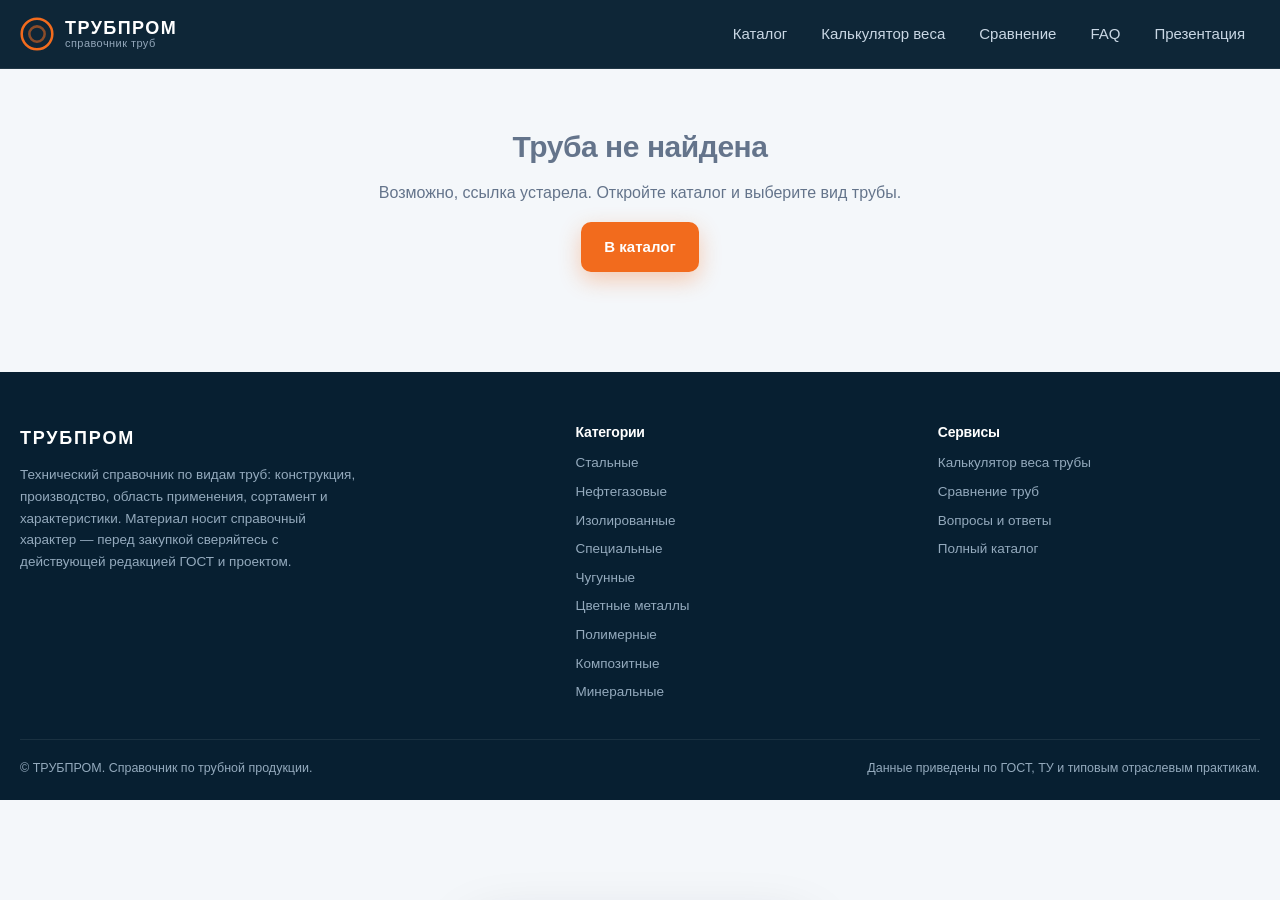
<file: pipe.html>
<!DOCTYPE html>
<html lang="ru">
<head>
<meta charset="utf-8">
<meta name="viewport" content="width=device-width, initial-scale=1">
<title>Труба — ТРУБПРОМ</title>
<meta name="description" content="Подробная карточка вида трубы: схема сечения, производство, применение, характеристики, ГОСТы и сопутствующие товары.">
<link rel="stylesheet" href="assets/css/style.css">
<link rel="icon" href="data:image/svg+xml,<svg xmlns='http://www.w3.org/2000/svg' viewBox='0 0 40 40'><circle cx='20' cy='20' r='17' fill='none' stroke='%23f26b1d' stroke-width='4'/><circle cx='20' cy='20' r='8' fill='none' stroke='%230d3b5c' stroke-width='4'/></svg>">
</head>
<body>

<div id="header-slot"></div>
<main id="pipeRoot"></main>

<div class="cmp-bar" id="cmpBar">
  <span class="cmp-count">0</span>
  <div>
    <div style="font-size:13px;color:#a9c0d3">Выбрано для сравнения</div>
    <div class="cmp-names"></div>
  </div>
  <a href="compare.html" class="btn btn-primary btn-sm">Сравнить</a>
</div>

<div id="footer-slot"></div>

<script src="assets/js/data.js"></script>
<script src="assets/js/visuals.js"></script>
<script src="assets/js/common.js"></script>
<script src="assets/js/pipe.js"></script>
</body>
</html>
</file>
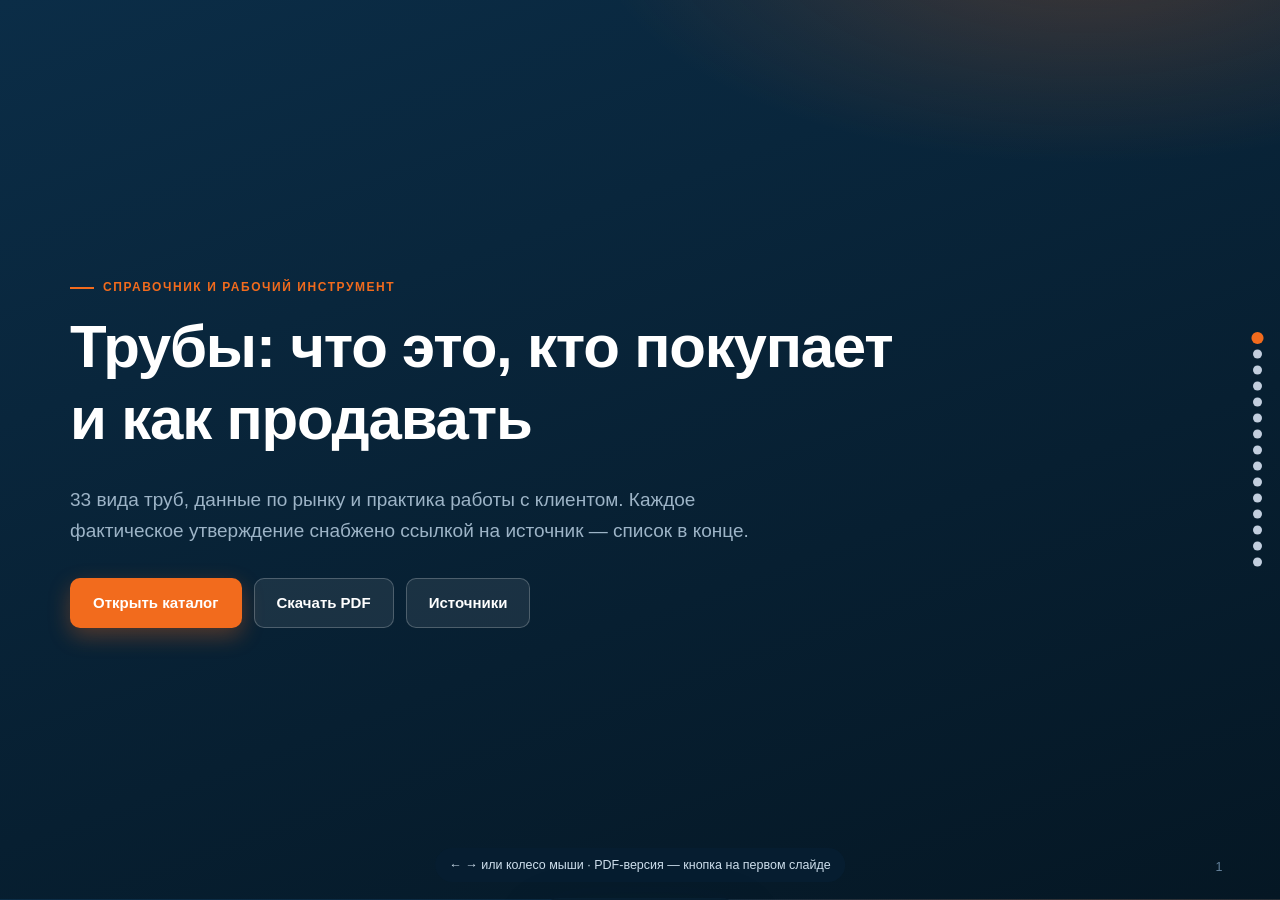
<file: presentation.html>
<!DOCTYPE html>
<html lang="ru">
<head>
<meta charset="utf-8">
<meta name="viewport" content="width=device-width, initial-scale=1">
<title>ТРУБПРОМ — презентация: трубы, рынок и как их продавать</title>
<meta name="description" content="Короткая презентация: что такое трубы, как их производят, виды и размеры, данные по рынку и практика продаж — с источниками к каждому утверждению.">
<link rel="stylesheet" href="assets/css/style.css">
<link rel="stylesheet" href="assets/css/deck.css">
<link rel="icon" href="data:image/svg+xml,<svg xmlns='http://www.w3.org/2000/svg' viewBox='0 0 40 40'><circle cx='20' cy='20' r='17' fill='none' stroke='%23f26b1d' stroke-width='4'/><circle cx='20' cy='20' r='8' fill='none' stroke='%230d3b5c' stroke-width='4'/></svg>">
</head>
<body>

<div class="deck" id="deck">

<!-- ========== 1. ТИТУЛ ========== -->
<section class="slide dark">
  <div class="slide-inner">
    <div class="eyebrow-d">Справочник и рабочий инструмент</div>
    <h1>Трубы: что это, кто покупает<br>и как продавать</h1>
    <p class="sub" style="margin-top:18px">
      33 вида труб, данные по рынку и практика работы с клиентом.
      Каждое фактическое утверждение снабжено ссылкой на источник — список в конце.
    </p>
    <div class="hero-actions" style="margin-top:32px">
      <a href="index.html" class="btn btn-primary">Открыть каталог</a>
      <a href="trubprom-presentation.pdf" class="btn btn-ghost" download>Скачать PDF</a>
      <a href="#sources" class="btn btn-ghost">Источники</a>
    </div>
  </div>
  <span class="slide-num">1</span>
</section>

<!-- ========== 2. ЗАЧЕМ ========== -->
<section class="slide">
  <div class="slide-inner">
    <div class="eyebrow-d">Проблема</div>
    <h2>Клиент редко знает, что ему нужно</h2>
    <p class="sub">Он говорит «нужна труба сто вторая» — и это может быть пять разных изделий с разницей в цене втрое.</p>
    <div class="cols-3">
      <div class="box">
        <div class="n">1</div>
        <h3>Одно название — разные трубы</h3>
        <p>«Дюймовая» у сантехника это Ду25 по ГОСТ 3262, у токаря — 25 мм наружного диаметра. Разные изделия.</p>
      </div>
      <div class="box">
        <div class="n">2</div>
        <h3>Менеджер не помнит 33 вида</h3>
        <p>Сортамент, ГОСТы, давление, температура и совместимость фитингов не держатся в голове.</p>
      </div>
      <div class="box">
        <div class="n">3</div>
        <h3>Комплект забывают</h3>
        <p>Труба уехала, отводов и муфт нет — монтаж встал, клиент звонит конкуренту.</p>
      </div>
    </div>
    <p class="src-note">Слайд описывает типовые ситуации сбыта, а не результат исследования.</p>
  </div>
  <span class="slide-num">2</span>
</section>

<!-- ========== 3. ЧТО ВНУТРИ ========== -->
<section class="slide">
  <div class="slide-inner">
    <div class="eyebrow-d">Решение</div>
    <h2>Справочник, открывается за секунду</h2>
    <p class="sub">Сайт работает офлайн, без установки: <b>index.html</b> двойным кликом или ссылка в браузере.</p>
    <div class="cols-4">
      <div class="box"><h3>Каталог 33 видов</h3><p>Схема сечения со слоями, производство, применение, сортамент, ГОСТы.</p></div>
      <div class="box"><h3>Фильтры и поиск</h3><p>По материалу, диаметру, толщине стенки и номеру ГОСТа.</p></div>
      <div class="box"><h3>Калькулятор веса</h3><p>Круг, квадрат, прямоугольник. Вес партии, метров в тонне, объём.</p></div>
      <div class="box"><h3>Сравнение и FAQ</h3><p>До четырёх труб построчно + ответы на частые вопросы клиентов.</p></div>
    </div>
  </div>
  <span class="slide-num">3</span>
</section>

<!-- ========== 4. КАК ДЕЛАЮТ ========== -->
<section class="slide">
  <div class="slide-inner">
    <div class="eyebrow-d">Матчасть</div>
    <h2>Три способа сделать трубу</h2>
    <p class="sub">От способа производства зависит цена, прочность и то, что можно обещать клиенту.</p>
    <div class="cols-3">
      <div class="box">
        <div class="n">1</div>
        <h3>Прошивка и прокатка</h3>
        <p>Нагретую заготовку прошивают косыми валками и раскатывают на оправке. Шва нет — держит высокое давление.
           Это «процесс Маннесмана», он применяется до сих пор.<sup class="ref"><a href="#src-1" title="Источник 1">1</a>, <a href="#src-2" title="Источник 2">2</a></sup></p>
      </div>
      <div class="box">
        <div class="n">2</div>
        <h3>Сварка из листа</h3>
        <p>Штрипс сворачивают и варят продольным или спиральным швом. Дешевле бесшовной при том же диаметре;
           сортамент задан ГОСТ 10704-91.<sup class="ref"><a href="#src-11" title="Источник 11">11</a></sup></p>
      </div>
      <div class="box">
        <div class="n">3</div>
        <h3>Экструзия</h3>
        <p>Расплав полимера продавливают через кольцевую головку и калибруют. Так делают ПНД, ПВХ, полипропилен —
           напорные ПЭ-трубы по ГОСТ 18599-2001.<sup class="ref"><a href="#src-12" title="Источник 12">12</a></sup></p>
      </div>
    </div>
  </div>
  <span class="slide-num">4</span>
</section>

<!-- ========== 5. ИСТОРИЯ ========== -->
<section class="slide">
  <div class="slide-inner">
    <div class="eyebrow-d">Немного истории</div>
    <h2>Четыре даты, которые стоит знать</h2>
    <p class="sub">Полезно в разговоре: аргумент «трубы служат десятилетиями» подкрепляется фактом, а не эмоцией.</p>
    <div class="tl">
      <div class="tl-item">
        <span class="yr">1664</span>
        <p>Людовик XIV строит чугунный водовод от Марли-на-Сене к Версалю. Линия работает более 300 лет
           и остаётся эталоном долговечности чугуна.<sup class="ref"><a href="#src-3" title="Источник 3">3</a>, <a href="#src-4" title="Источник 4">4</a></sup></p>
      </div>
      <div class="tl-item">
        <span class="yr">1885</span>
        <p>Братья Рейнхард и Макс Маннесманы подают заявку на первый в мире процесс прокатки бесшовных труб;
           в 1886 патент выдан и прокатана первая труба.<sup class="ref"><a href="#src-1" title="Источник 1">1</a></sup></p>
      </div>
      <div class="tl-item">
        <span class="yr">1890-е</span>
        <p>Изобретение пилигримового стана делает технологию коммерчески пригодной. Связка «прошивка + пилигрим»
           закрепляется как процесс Маннесмана.<sup class="ref"><a href="#src-1" title="Источник 1">1</a>, <a href="#src-2" title="Источник 2">2</a></sup></p>
      </div>
      <div class="tl-item">
        <span class="yr">1955</span>
        <p>Трубы из высокопрочного чугуна с шаровидным графитом (ВЧШГ) выходят на рынок; сам материал
           разработан в 1943 году.<sup class="ref"><a href="#src-3" title="Источник 3">3</a></sup></p>
      </div>
    </div>
  </div>
  <span class="slide-num">5</span>
</section>

<!-- ========== 6. ВИДЫ И РАЗМЕРЫ ========== -->
<section class="slide">
  <div class="slide-inner">
    <div class="eyebrow-d">Ассортимент</div>
    <h2>Виды и размеры</h2>
    <p class="sub">Диапазоны по всему сортаменту каждой категории. Конкретный типоразмер и вес — в карточке трубы на сайте.</p>
    <table class="dtable">
      <thead><tr><th>Категория</th><th>Виды труб</th><th>Наружный ⌀, мм</th><th>Стенка, мм</th></tr></thead>
      <tbody>
        <tr><td>Стальные <span style="color:var(--muted);font-weight:400">(8)</span></td><td>Бесшовная г/д, бесшовная х/д, электросварная, спиральношовная, профильная, ВГП, ВГП оцинкованная, котельная</td><td>5 – 2520</td><td>0,3 – 75</td></tr>
        <tr><td>Нефтегазовые <span style="color:var(--muted);font-weight:400">(3)</span></td><td>Обсадная, бурильная, НКТ</td><td>48 – 508</td><td>4 – 16,7</td></tr>
        <tr><td>Изолированные <span style="color:var(--muted);font-weight:400">(4)</span></td><td>ППУ, ВУС / 2ПЭ, ЦПП, футерованная</td><td>32 – 1420</td><td>3 – 25</td></tr>
        <tr><td>Специальные <span style="color:var(--muted);font-weight:400">(3)</span></td><td>Нержавеющая, дымоход сэндвич, сильфонная</td><td>6 – 530</td><td>0,25 – 30</td></tr>
        <tr><td>Чугунные <span style="color:var(--muted);font-weight:400">(2)</span></td><td>ВЧШГ напорная, канализационная SML</td><td>50 – 1000</td><td>3,5 – 15,3</td></tr>
        <tr><td>Цветные металлы <span style="color:var(--muted);font-weight:400">(3)</span></td><td>Медная, алюминиевая, титановая</td><td>3 – 300</td><td>0,3 – 40</td></tr>
        <tr><td>Полимерные <span style="color:var(--muted);font-weight:400">(6)</span></td><td>ПНД (ПЭ100), ПВХ, полипропилен, PEX, металлопластик, гофрированная</td><td>16 – 1600</td><td>1,5 – 90</td></tr>
        <tr><td>Композитные <span style="color:var(--muted);font-weight:400">(1)</span></td><td>Стеклопластик (ГРП)</td><td>50 – 4000</td><td>3 – 60</td></tr>
        <tr><td>Минеральные <span style="color:var(--muted);font-weight:400">(3)</span></td><td>Асбестоцемент, железобетон, керамика</td><td>100 – 3000</td><td>9 – 200</td></tr>
      </tbody>
    </table>
    <p class="src-note">Диапазоны собраны по ГОСТам, указанным в карточках сайта — в том числе ГОСТ 8732-78, ГОСТ 10704-91, ГОСТ 3262-75.<sup class="ref"><a href="#src-10" title="Источник 10">10</a>, <a href="#src-11" title="Источник 11">11</a>, <a href="#src-12" title="Источник 12">12</a></sup></p>
  </div>
  <span class="slide-num">6</span>
</section>

<!-- ========== 7. РЫНОК: ОБЪЁМ И ЗАГРУЗКА ========== -->
<section class="slide">
  <div class="slide-inner">
    <div class="eyebrow-d">Рынок</div>
    <h2>Что реально покупают</h2>
    <p class="sub">
      Открытой статистики продаж по каждому виду трубы не существует. Ближайший проверяемый индикатор —
      загрузка производственных мощностей: чем выше, тем плотнее спрос в сегменте.
    </p>

    <div class="cols-2" style="align-items:start">
      <div>
        <div class="fact">
          <b>11 млн т</b>
          <span>внутреннее потребление стальных труб в России за 2024 год, на 5,5 % меньше 2023-го<sup class="ref"><a href="#src-5" title="Источник 5">5</a></sup></span>
        </div>
        <div class="fact" style="margin-top:22px">
          <b>285 тыс. км</b>
          <span>трубопроводный фонд России: нефтепроводы 50 %, газопроводы 45 %, продуктопроводы 5 %<sup class="ref"><a href="#src-5" title="Источник 5">5</a></sup></span>
        </div>
      </div>

      <div class="chart">
        <div class="chart-title">Средняя загрузка мощностей по типам труб, 2024</div>
        <div class="chart-sub">Данные Фонда развития трубной промышленности (ФРТП)</div>

        <div class="hbar-row">
          <span class="cat">Бесшовные</span>
          <div class="hbar-track"><div class="hbar-fill" style="width:62%"></div></div>
          <span class="val">62 %</span>
        </div>
        <div class="hbar-row">
          <span class="cat">Сварные, средний ⌀</span>
          <div class="hbar-track"><div class="hbar-fill" style="width:51%"></div></div>
          <span class="val">51 %</span>
        </div>
        <div class="hbar-row">
          <span class="cat">Сварные, большой ⌀</span>
          <div class="hbar-track"><div class="hbar-fill" style="width:34%"></div></div>
          <span class="val">34 %</span>
        </div>
        <p class="src-note">Шкала 0–100 %. Источник<sup class="ref"><a href="#src-5" title="Источник 5">5</a></sup></p>
      </div>
    </div>
  </div>
  <span class="slide-num">7</span>
</section>

<!-- ========== 8. СТРУКТУРА СПРОСА ========== -->
<section class="slide">
  <div class="slide-inner">
    <div class="eyebrow-d">Рынок</div>
    <h2>Половина спроса — вне нефтегаза</h2>
    <p class="sub">
      Привычно считать трубу нефтегазовым товаром. По отгрузкам 2023 года неэнергетический сектор —
      стройка, ЖКХ, машиностроение — оказался даже больше энергетического.
    </p>

    <div class="chart" style="max-width:820px">
      <div class="chart-title">Отгрузка стальных труб в России, 2023 — всего 12,1 млн т (+7 % к 2022)</div>
      <div class="chart-sub">Разбивка по секторам потребления</div>

      <div class="split">
        <div class="b" style="flex:6.5" title="Неэнергетический сектор — 6,5 млн т">6,5 млн т</div>
        <div class="a" style="flex:5.6" title="Энергетический сектор — 5,6 млн т">5,6 млн т</div>
      </div>
      <div class="split-legend">
        <span><i style="background:#eb6834"></i>Неэнергетический — 54 %</span>
        <span><i style="background:#2a78d6"></i>Энергетический — 46 %</span>
      </div>
      <p class="src-note">Данные презентации ТМК, приведены Интерфаксом. Доли рассчитаны от 12,1 млн т.<sup class="ref"><a href="#src-6" title="Источник 6">6</a></sup></p>
    </div>

    <p class="sub" style="margin-top:26px">
      <b>Что это значит для продавца:</b> строитель, монтажник и ЖКХ — не «мелочь на сдачу», а половина рынка.
      И именно они чаще покупают комплектом.
    </p>
  </div>
  <span class="slide-num">8</span>
</section>

<!-- ========== 9. ПОЛИМЕРЫ ========== -->
<section class="slide">
  <div class="slide-inner">
    <div class="eyebrow-d">Тренд</div>
    <h2>Полимерные трубы растут быстрее всех</h2>
    <p class="sub">Если клиент колеблется между сталью и ПНД на наружной сети — рынок уже проголосовал.</p>

    <div class="cols-2" style="align-items:center">
      <div class="chart">
        <div class="chart-title">Производство полимерных труб и фитингов в России, млн т</div>
        <div class="chart-sub">2023 год — измеренное значение; 2021 и 2022 восстановлены из опубликованных приростов</div>
        <div class="vbars">
          <div class="vbar"><span class="v">0,82</span><div class="col" style="height:70%"></div><span class="x">2021</span></div>
          <div class="vbar"><span class="v">1,06</span><div class="col" style="height:91%"></div><span class="x">2022</span></div>
          <div class="vbar"><span class="v">1,167</span><div class="col" style="height:100%"></div><span class="x">2023</span></div>
        </div>
        <p class="src-note">Источник: 1,167 млн т в 2023 году, +9,9 % к 2022 и +42,2 % к 2021.<sup class="ref"><a href="#src-7" title="Источник 7">7</a></sup></p>
      </div>

      <div>
        <div class="fact">
          <b>+42,2 %</b>
          <span>рост производства полимерных труб в России за два года — 2023 к 2021<sup class="ref"><a href="#src-7" title="Источник 7">7</a></sup></span>
        </div>
        <div class="fact" style="margin-top:22px">
          <b>$60,46 млрд</b>
          <span>объём мирового рынка полимерных труб в 2024 году<sup class="ref"><a href="#src-8" title="Источник 8">8</a></sup></span>
        </div>
        <p class="src-note" style="margin-top:20px">
          Сталь при этом никуда не уходит: полимер ограничен температурой (ПНД — до +40 °C)
          и не заменяет теплосети и высокое давление.
        </p>
      </div>
    </div>
  </div>
  <span class="slide-num">9</span>
</section>

<!-- ========== 10. ВОПРОСЫ КЛИЕНТУ ========== -->
<section class="slide">
  <div class="slide-inner">
    <div class="eyebrow-d">Продажи</div>
    <h2>Семь вопросов, которые определяют трубу</h2>
    <p class="sub">Задайте их в этом порядке — и сортамент сузится с 33 видов до одного-двух.</p>
    <div class="qlist">
      <div class="qitem"><span class="q">1</span><div><b>Что течёт внутри?</b><span>Вода, газ, пар, нефть, стоки, абразив, кислота — это отсекает материал.</span></div></div>
      <div class="qitem"><span class="q">2</span><div><b>Какая температура и давление?</b><span>Выше +40 °C — полимер отпадает. Выше 1,6 МПа — уходим в бесшовную.</span></div></div>
      <div class="qitem"><span class="q">3</span><div><b>Где проложат?</b><span>Земля, воздух, стяжка, помещение. Земля тянет за собой изоляцию и защиту от коррозии.</span></div></div>
      <div class="qitem"><span class="q">4</span><div><b>Напорная или самотёк?</b><span>Самотёк — важна не прочность, а кольцевая жёсткость (SN).</span></div></div>
      <div class="qitem"><span class="q">5</span><div><b>Какой расход или диаметр в проекте?</b><span>Если проекта нет — это сигнал, что можно помочь с подбором и продать больше.</span></div></div>
      <div class="qitem"><span class="q">6</span><div><b>Чем будут соединять?</b><span>Сварка, резьба, раструб, пресс-фитинг. Отсюда вырастает весь комплект.</span></div></div>
      <div class="qitem"><span class="q">7</span><div><b>Нужны ли документы?</b><span>Сертификат с номером плавки, санитарное заключение для питьевой воды.</span></div></div>
    </div>
    <p class="src-note">Логика подбора опирается на характеристики из ГОСТов, приведённых в карточках сайта; последовательность вопросов — отраслевая практика, а не результат исследования.</p>
  </div>
  <span class="slide-num">10</span>
</section>

<!-- ========== 11. SPIN ========== -->
<section class="slide dark">
  <div class="slide-inner">
    <div class="eyebrow-d">Метод</div>
    <h2>Самый сильный вопрос — о последствиях</h2>
    <p class="sub">
      Методика SPIN построена на исследовании более 35 000 встреч с клиентами: 10 000 продавцов,
      23 страны, 12 лет наблюдений. Вывод — приёмы мелких продаж не работают в крупных сделках,
      а результат дают правильно заданные вопросы.<sup class="ref"><a href="#src-9" title="Источник 9">9</a></sup>
    </p>
    <div class="cols-4">
      <div class="box"><h3>S — ситуация</h3><p>«Какая длина трассы и глубина заложения?»</p></div>
      <div class="box"><h3>P — проблема</h3><p>«Как часто приходится вскрывать и ремонтировать?»</p></div>
      <div class="box"><h3>I — последствия</h3><p>«Во что обходится один день простоя котельной зимой?»</p></div>
      <div class="box"><h3>N — выгода</h3><p>«Если течь находят по проводам ОДК за час, а не раскопками — это решает вопрос?»</p></div>
    </div>
    <p class="sub" style="margin-top:26px">
      На практике это значит: не рассказывайте про ППУ-трубу. Спросите, сколько стоит авария —
      и клиент сам посчитает, что изоляция дешевле.
    </p>
  </div>
  <span class="slide-num">11</span>
</section>

<!-- ========== 12. КОМПЛЕКТ ========== -->
<section class="slide">
  <div class="slide-inner">
    <div class="eyebrow-d">Допродажа</div>
    <h2>Пять вопросов, превращающих трубу в комплект</h2>
    <p class="sub">Это не «впаривание»: без этих позиций монтаж физически не собрать, и клиент всё равно за ними поедет — вопрос лишь, к вам или к другому.</p>
    <div class="cols-2">
      <div class="box"><h3>«Чем режете и как соединяете?»</h3><p>Даёт фитинги, электроды, паяльник, пресс-инструмент, аренду сварочного аппарата.</p></div>
      <div class="box"><h3>«Повороты и врезки на трассе есть?»</h3><p>Даёт отводы, тройники, переходы, заглушки — по числу углов на схеме.</p></div>
      <div class="box"><h3>«Как трасса будет держаться?»</h3><p>Даёт опоры, хомуты, кронштейны, компенсаторы на длинных участках.</p></div>
      <div class="box"><h3>«Что с защитой стыков?»</h3><p>Даёт термоусаживаемые муфты, ленты, мастику, ремкомплекты покрытия.</p></div>
      <div class="box"><h3>«Кто и когда проверит объект?»</h3><p>Даёт сертификаты, паспорта, санитарные заключения — и повод перезвонить.</p></div>
      <div class="box" style="border-color:var(--accent);background:#fff8f2">
        <h3>Правило одного вопроса</h3>
        <p>Если времени нет, задайте только первый: способ соединения тянет за собой весь остальной комплект.</p>
      </div>
    </div>
  </div>
  <span class="slide-num">12</span>
</section>

<!-- ========== 13. ТИПОВЫЕ КОМПЛЕКТЫ ========== -->
<section class="slide">
  <div class="slide-inner">
    <div class="eyebrow-d">Шпаргалка</div>
    <h2>Что идёт в комплекте к каждой трубе</h2>
    <p class="sub">Полный перечень по каждому из 33 видов — в разделе «С чем продают» на странице трубы.</p>
    <table class="dtable">
      <thead><tr><th>Труба</th><th>Обязательно вместе с ней</th><th>Часто добавляют</th></tr></thead>
      <tbody>
        <tr><td>ВГП / резьбовая</td><td>Муфты, сгоны, контргайки, угольники</td><td>Лён и паста, шаровые краны, клуппы</td></tr>
        <tr><td>ПНД (ПЭ100)</td><td>Электромуфты или компрессионные фитинги</td><td>Фланцевые втулки, аренда сварочника, сигнальная лента</td></tr>
        <tr><td>ППУ</td><td>Фасонные изделия в ППУ, термоусаживаемые муфты стыков</td><td>Комплект заливки, элементы ОДК, опоры</td></tr>
        <tr><td>Полипропилен PP-R</td><td>Фитинги PP-R, паяльник с насадками</td><td>Шейвер для армированных, клипсы, компенсаторы</td></tr>
        <tr><td>Чугун ВЧШГ</td><td>Уплотнительные кольца, фасонные части</td><td>Задвижки, упоры на поворотах, монтажная смазка</td></tr>
        <tr><td>Гофрированная</td><td>Уплотнительные кольца, двухраструбные муфты</td><td>Колодцы, геотекстиль, переходы на ПВХ</td></tr>
        <tr><td>Бесшовная стальная</td><td>Отводы, фланцы, тройники, заглушки</td><td>Электроды, грунт, изоляция, опоры</td></tr>
      </tbody>
    </table>
    <p class="src-note">Состав комплектов — сложившаяся практика монтажа; номера ГОСТов на фасонные части указаны в карточках труб на сайте.</p>
  </div>
  <span class="slide-num">13</span>
</section>

<!-- ========== 14. ПЕРЕД СДЕЛКОЙ ========== -->
<section class="slide">
  <div class="slide-inner">
    <div class="eyebrow-d">Контроль</div>
    <h2>Четыре вещи, которые снимают споры после отгрузки</h2>
    <div class="cols-4">
      <div class="box"><div class="n">1</div><h3>Метры или тонны</h3><p>Договоритесь заранее. Теоретический вес расходится с фактическим на 1–5 % из-за допуска на стенку.</p></div>
      <div class="box"><div class="n">2</div><h3>Сертификат с плавкой</h3><p>Марка стали и механические испытания. Для питьевой воды — ещё и санитарное заключение.</p></div>
      <div class="box"><div class="n">3</div><h3>Длина</h3><p>Мерная, немерная или кратная. «Немерная 4–12 м» означает, что часть хлыстов будет короткой.</p></div>
      <div class="box"><div class="n">4</div><h3>Покрытие и хранение</h3><p>Оцинковку нельзя варить без восстановления слоя, полимер боится ультрафиолета, ППУ — влаги в торцах.</p></div>
    </div>
    <p class="sub" style="margin-top:28px">
      Расчёт веса под конкретный размер — в <a href="https://etozhegatito.github.io/truby-catalog/calculator.html">калькуляторе</a>;
      формулы и оговорки про допуски там же.
    </p>
  </div>
  <span class="slide-num">14</span>
</section>

<!-- ========== 15. ИСТОЧНИКИ ========== -->
<section class="slide" id="sources">
  <div class="slide-inner">
    <div class="eyebrow-d">Проверяемость</div>
    <h2>Источники</h2>
    <p class="sub">Каждая цифра в презентации взята отсюда. Слайды с пометкой «отраслевая практика» источника не имеют — это прямо указано на них.</p>
    <ol class="sources">
      <li id="src-1"><b>Salzgitter AG Geschichte</b> — история Маннесманов: заявка 1885, патент и первая труба 1886, пилигримовый стан 1890-х.
        <a href="https://geschichte.salzgitter-ag.com/en/history-of-the-business-units-and-sites/steel-processing-business-unit/it-began-with-a-revolutionary-invention.html">geschichte.salzgitter-ag.com</a></li>
      <li id="src-2"><b>Salzgitter AG Geschichte</b> — что такое процесс Маннесмана и почему применяется сегодня.
        <a href="https://geschichte.salzgitter-ag.com/en/faq/what-is-the-mannesmann-seamless-tube-making-process.html">geschichte.salzgitter-ag.com/faq</a></li>
      <li id="src-3"><b>DIPRA</b> (Ductile Iron Pipe Research Association) — водовод Версаля 1664 года и история ВЧШГ: материал 1943, трубы на рынке с 1955.
        <a href="https://dipra.org/media-newsroom/the-history-of-ductile-iron-pipe/">dipra.org</a></li>
      <li id="src-4"><b>Wikipedia, Cast iron pipe</b> — протяжённость версальского водовода (~35 км) и датировка старейших чугунных водопроводов.
        <a href="https://en.wikipedia.org/wiki/Cast_iron_pipe">en.wikipedia.org</a></li>
      <li id="src-5"><b>«Энергетика и промышленность России», № 01-02 (525-526), январь 2026</b> — данные ФРТП: потребление 11 млн т в 2024 (−5,5 %), загрузка мощностей 62 / 51 / 34 %, трубопроводный фонд 285 тыс. км.
        <a href="https://eprussia.ru/epr/525-526/9339283.htm">eprussia.ru</a></li>
      <li id="src-6"><b>Интерфакс</b> — отгрузка стальных труб в России в 2023 году 12,1 млн т (+7 %), энергетический сектор 5,6 млн т, неэнергетический 6,5 млн т (по презентации ТМК).
        <a href="https://www.interfax.ru/business/964343">interfax.ru</a></li>
      <li id="src-7"><b>«Про Аква», обзор отрасли</b> — производство полимерных труб и фитингов в России: 1,167 млн т в 2023, +9,9 % к 2022, +42,2 % к 2021.
        <a href="https://www.proaqua.pro/news/novosti-otrasli/tendentsii-rynka-polimernykh-trub-i-fitingov/">proaqua.pro</a></li>
      <li id="src-8"><b>Новости СОК</b> — объём мирового рынка полимерных труб в 2024 году: $60,46 млрд.
        <a href="https://www.c-o-k.ru/market_news/v-2024-godu-obem-mirovogo-rynka-polimernyh-trub-sostavil-60-46-mlrd">c-o-k.ru</a></li>
      <li id="src-9"><b>Huthwaite International</b> — методология SPIN и масштаб исследования Нила Рэкхема (35 000+ встреч).
        <a href="https://www.huthwaiteinternational.com/spin-methodology">huthwaiteinternational.com</a></li>
      <li id="src-10"><b>ГОСТ 8732-78</b> — трубы стальные бесшовные горячедеформированные, сортамент.
        <a href="https://docs.cntd.ru/document/1200001512">docs.cntd.ru</a></li>
      <li id="src-11"><b>ГОСТ 10704-91</b> — трубы стальные электросварные прямошовные, сортамент.
        <a href="https://docs.cntd.ru/document/gost-10704-91/">docs.cntd.ru</a></li>
      <li id="src-12"><b>ГОСТ 3262-75</b> — трубы стальные водогазопроводные, технические условия.
        <a href="https://docs.cntd.ru/document/1200001411">docs.cntd.ru</a></li>
    </ol>
    <p class="src-note">
      Оговорка: рыночные цифры относятся к российскому рынку и к указанным годам. Отраслевые доли
      в карточках труб на сайте — экспертная оценка, а не статистика продаж; это отмечено и там.
    </p>
    <div class="hero-actions" style="margin-top:26px">
      <a href="index.html" class="btn btn-primary">Открыть каталог</a>
      <a href="trubprom-presentation.pdf" class="btn btn-outline" download>Скачать PDF (15 слайдов)</a>
    </div>
  </div>
  <span class="slide-num">15</span>
</section>

</div>

<nav class="deck-nav" id="deckNav" aria-label="Навигация по слайдам"></nav>
<div class="deck-hint" id="deckHint">← → или колесо мыши · PDF-версия — кнопка на первом слайде</div>

<script>
(function () {
  var deck = document.getElementById('deck');
  var slides = Array.prototype.slice.call(deck.querySelectorAll('.slide'));
  var nav = document.getElementById('deckNav');

  slides.forEach(function (s, i) {
    var b = document.createElement('button');
    b.setAttribute('aria-label', 'Слайд ' + (i + 1));
    b.addEventListener('click', function () { scrollToEl(s); });
    nav.appendChild(b);
  });

  function scrollToEl(el) {
    var target = el.offsetTop, start = deck.scrollTop;
    if (target === start) return;
    try { deck.scrollTo({ top: target, behavior: 'smooth' }); }
    catch (err) { deck.scrollTop = target; return; }
    /* Страховка: если через 250 мс позиция вообще не изменилась, значит
       плавная прокрутка в этом браузере не отрабатывает — прыгаем сразу.
       scroll-behavior временно снимаем, иначе присваивание снова анимируется. */
    setTimeout(function () {
      if (deck.scrollTop !== start) return;
      var prev = deck.style.scrollBehavior;
      deck.style.scrollBehavior = 'auto';
      deck.scrollTop = target;
      deck.style.scrollBehavior = prev;
    }, 250);
  }

  function current() {
    var top = deck.scrollTop, best = 0, bestD = Infinity;
    slides.forEach(function (s, i) {
      var d = Math.abs(s.offsetTop - top);
      if (d < bestD) { bestD = d; best = i; }
    });
    return best;
  }
  function mark() {
    var i = current();
    Array.prototype.forEach.call(nav.children, function (b, j) { b.classList.toggle('on', j === i); });
  }
  function go(delta) {
    var i = Math.max(0, Math.min(slides.length - 1, current() + delta));
    scrollToEl(slides[i]);
  }

  deck.addEventListener('scroll', mark);
  mark();

  document.addEventListener('keydown', function (e) {
    if (e.key === 'ArrowRight' || e.key === 'ArrowDown' || e.key === 'PageDown' || e.key === ' ') { go(1); e.preventDefault(); }
    if (e.key === 'ArrowLeft' || e.key === 'ArrowUp' || e.key === 'PageUp') { go(-1); e.preventDefault(); }
    if (e.key === 'Home') { scrollToEl(slides[0]); }
    if (e.key === 'End') { scrollToEl(slides[slides.length - 1]); }
  });

  setTimeout(function () {
    var h = document.getElementById('deckHint');
    if (h) { h.style.opacity = '0'; setTimeout(function () { h.remove(); }, 500); }
  }, 5000);

  /* ---------- переход по сноске к конкретному источнику ---------- */
  var backBtn = document.createElement('button');
  backBtn.className = 'back-to-slide';
  backBtn.type = 'button';
  backBtn.innerHTML = '<span>←</span><span class="back-label">Вернуться к слайду</span>';
  document.body.appendChild(backBtn);

  var cameFrom = null, hideTimer = null;

  document.addEventListener('click', function (e) {
    var a = e.target.closest ? e.target.closest('sup.ref a') : null;
    if (!a) return;

    var id = (a.getAttribute('href') || '').replace('#', '');
    var li = document.getElementById(id);
    if (!li) return;

    e.preventDefault();

    /* запоминаем слайд, с которого ушли */
    var from = a.closest('.slide');
    cameFrom = from;
    var fromNum = slides.indexOf(from) + 1;
    backBtn.querySelector('.back-label').textContent = 'Вернуться к слайду ' + fromNum;
    backBtn.classList.add('show');

    /* уводим на слайд источников и подсвечиваем нужный пункт */
    scrollToEl(li.closest('.slide'));

    Array.prototype.forEach.call(document.querySelectorAll('.sources li.src-hit'), function (x) {
      x.classList.remove('src-hit');
    });
    li.classList.add('src-hit');

    clearTimeout(hideTimer);
    hideTimer = setTimeout(function () { li.classList.remove('src-hit'); }, 6000);
  });

  backBtn.addEventListener('click', function () {
    if (cameFrom) scrollToEl(cameFrom);
    backBtn.classList.remove('show');
  });

  /* уехали со слайда источников сами — кнопка не нужна */
  deck.addEventListener('scroll', function () {
    if (backBtn.classList.contains('show') && slides[current()] !== slides[slides.length - 1]) {
      if (slides[current()] === cameFrom) backBtn.classList.remove('show');
    }
  });
})();
</script>
</body>
</html>
</file>
<file: assets/css/style.css>
/* ============================================================
   ТРУБПРОМ — оформление сайта
   Палитра: глубокий стальной синий + промышленный оранжевый акцент
   ============================================================ */

:root {
  --ink:        #0d1826;
  --ink-2:      #26364a;
  --muted:      #64748b;
  --muted-2:    #8b98a9;
  --line:       #e3e9f0;
  --line-2:     #eef2f7;
  --bg:         #f4f7fa;
  --surface:    #ffffff;
  --brand:      #0d3b5c;
  --brand-2:    #17537d;
  --brand-dark: #071f31;
  --accent:     #f26b1d;
  --accent-2:   #ff8a3d;
  --ok:         #1f9d6b;
  --radius:     14px;
  --radius-sm:  9px;
  --shadow:     0 1px 2px rgba(13, 24, 38, .06), 0 8px 28px rgba(13, 24, 38, .07);
  --shadow-lg:  0 24px 60px rgba(7, 31, 49, .18);
  --font: -apple-system, BlinkMacSystemFont, "Segoe UI", Roboto, "Helvetica Neue", Arial, sans-serif;
}

* { box-sizing: border-box; }

html { scroll-behavior: smooth; }

body {
  margin: 0;
  font-family: var(--font);
  color: var(--ink);
  background: var(--bg);
  font-size: 16px;
  line-height: 1.6;
  -webkit-font-smoothing: antialiased;
}

a { color: var(--brand-2); text-decoration: none; }
a:hover { color: var(--accent); }

h1, h2, h3, h4 { margin: 0 0 .5em; line-height: 1.2; font-weight: 700; letter-spacing: -.015em; }
h1 { font-size: clamp(28px, 4.2vw, 44px); }
h2 { font-size: clamp(22px, 3vw, 30px); }
h3 { font-size: 19px; }
p  { margin: 0 0 1em; }

.container { width: min(1240px, 100% - 40px); margin-inline: auto; }

/* ---------------- шапка ---------------- */
.site-header {
  position: sticky; top: 0; z-index: 50;
  background: rgba(7, 31, 49, .97);
  backdrop-filter: saturate(160%) blur(8px);
  border-bottom: 1px solid rgba(255, 255, 255, .08);
}
.header-inner { display: flex; align-items: center; gap: 28px; height: 68px; }

.logo { display: flex; align-items: center; gap: 11px; color: #fff; }
.logo:hover { color: #fff; }
.logo-mark { width: 34px; height: 34px; color: var(--accent); flex: none; }
.logo-mark svg { width: 100%; height: 100%; display: block; }
.logo-text { display: flex; flex-direction: column; line-height: 1.05; }
.logo-text b  { font-size: 18px; letter-spacing: .08em; }
.logo-text em { font-style: normal; font-size: 11px; color: #93a7ba; letter-spacing: .04em; }

.main-nav { margin-left: auto; display: flex; gap: 4px; }
.main-nav a {
  color: #c9d7e4; padding: 9px 15px; border-radius: 8px;
  font-size: 15px; font-weight: 500; transition: .16s;
}
.main-nav a:hover { background: rgba(255, 255, 255, .08); color: #fff; }
.main-nav a.active { background: var(--accent); color: #fff; }

.nav-toggle { display: none; background: none; border: 0; cursor: pointer; padding: 8px; }
.nav-toggle span { display: block; width: 22px; height: 2px; background: #fff; margin: 4px 0; transition: .2s; }

/* ---------------- герой ---------------- */
.hero {
  background:
    radial-gradient(900px 420px at 82% -10%, rgba(242, 107, 29, .28), transparent 62%),
    linear-gradient(160deg, #0b2d47 0%, #071f31 62%, #051724 100%);
  color: #fff; position: relative; overflow: hidden;
  padding: 62px 0 74px;
}
.hero::after {
  content: ''; position: absolute; inset: 0; opacity: .28; pointer-events: none;
  background-image:
    linear-gradient(rgba(255,255,255,.05) 1px, transparent 1px),
    linear-gradient(90deg, rgba(255,255,255,.05) 1px, transparent 1px);
  background-size: 46px 46px;
  mask-image: linear-gradient(180deg, #000, transparent 78%);
}
.hero-inner { position: relative; z-index: 1; display: grid; grid-template-columns: 1.15fr .85fr; gap: 48px; align-items: center; }
.hero .eyebrow {
  display: inline-flex; align-items: center; gap: 8px;
  font-size: 12.5px; letter-spacing: .12em; text-transform: uppercase;
  color: var(--accent-2); font-weight: 700; margin-bottom: 14px;
}
.hero .eyebrow::before { content: ''; width: 26px; height: 2px; background: var(--accent); }
.hero h1 { color: #fff; margin-bottom: 16px; }
.hero p.lead { color: #b7c8d8; font-size: 17.5px; max-width: 56ch; margin-bottom: 26px; }

.hero-actions { display: flex; gap: 12px; flex-wrap: wrap; }
.btn {
  display: inline-flex; align-items: center; gap: 9px; cursor: pointer;
  padding: 12px 22px; border-radius: 10px; font-weight: 600; font-size: 15px;
  border: 1px solid transparent; transition: .18s; text-decoration: none;
}
.btn-primary { background: var(--accent); color: #fff; box-shadow: 0 8px 22px rgba(242,107,29,.32); }
.btn-primary:hover { background: var(--accent-2); color: #fff; transform: translateY(-1px); }
.btn-ghost { background: rgba(255,255,255,.08); color: #fff; border-color: rgba(255,255,255,.22); }
.btn-ghost:hover { background: rgba(255,255,255,.16); color: #fff; }
.btn-outline { background: #fff; color: var(--brand); border-color: var(--line); }
.btn-outline:hover { border-color: var(--accent); color: var(--accent); }
.btn-sm { padding: 8px 14px; font-size: 14px; }

.hero-stats { display: flex; gap: 32px; margin-top: 34px; flex-wrap: wrap; }
.hero-stats div b { display: block; font-size: 27px; color: #fff; line-height: 1.1; }
.hero-stats div span { font-size: 13px; color: #8ea6bb; }

.hero-art {
  background: rgba(255,255,255,.05); border: 1px solid rgba(255,255,255,.12);
  border-radius: 18px; padding: 18px;
}
.hero-art svg { width: 100%; height: auto; display: block; }

/* ---------------- секции ---------------- */
.section { padding: 56px 0; }
.section-head { display: flex; align-items: flex-end; justify-content: space-between; gap: 20px; margin-bottom: 26px; flex-wrap: wrap; }
.section-head p { color: var(--muted); margin: 0; max-width: 68ch; }
.section-head h2 { margin-bottom: 6px; }
.kicker {
  font-size: 12px; letter-spacing: .12em; text-transform: uppercase;
  color: var(--accent); font-weight: 700; margin-bottom: 8px;
}

/* ---------------- фильтры ---------------- */
.filters {
  background: var(--surface); border: 1px solid var(--line);
  border-radius: var(--radius); padding: 20px; box-shadow: var(--shadow);
  position: sticky; top: 84px; z-index: 20;
}
.filters-row { display: grid; grid-template-columns: 1.6fr repeat(4, 1fr) auto; gap: 12px; align-items: end; }
.field label { display: block; font-size: 12.5px; font-weight: 600; color: var(--muted); margin-bottom: 6px; }
.field input, .field select {
  width: 100%; padding: 10px 12px; border: 1px solid var(--line);
  border-radius: var(--radius-sm); font: inherit; font-size: 14.5px;
  background: #fff; color: var(--ink); transition: .15s;
}
.field input:focus, .field select:focus { outline: none; border-color: var(--brand-2); box-shadow: 0 0 0 3px rgba(23,83,125,.12); }
.field .range { display: flex; gap: 6px; align-items: center; }
.field .range input { min-width: 0; }
.field .range span { color: var(--muted-2); }

.chips { display: flex; flex-wrap: wrap; gap: 7px; margin-top: 14px; }
.chip {
  border: 1px solid var(--line); background: #fff; color: var(--ink-2);
  padding: 6px 13px; border-radius: 999px; font-size: 13.5px; cursor: pointer;
  transition: .15s; font-weight: 500;
}
.chip:hover { border-color: var(--brand-2); color: var(--brand-2); }
.chip.active { background: var(--brand); border-color: var(--brand); color: #fff; }

.result-line { display: flex; justify-content: space-between; align-items: center; margin: 22px 0 16px; flex-wrap: wrap; gap: 10px; }
.result-line b { font-size: 15px; }
.result-line .muted { color: var(--muted); font-size: 14px; }

/* ---------------- карточки каталога ---------------- */
.grid { display: grid; grid-template-columns: repeat(auto-fill, minmax(300px, 1fr)); gap: 20px; }

.card {
  background: var(--surface); border: 1px solid var(--line); border-radius: var(--radius);
  overflow: hidden; display: flex; flex-direction: column;
  transition: .2s; box-shadow: 0 1px 2px rgba(13,24,38,.05);
  position: relative;
}
.card:hover { transform: translateY(-3px); box-shadow: var(--shadow); border-color: #cfdae6; }

.card-media {
  background: linear-gradient(155deg, #eef3f8 0%, #dfe7ef 100%);
  padding: 12px 10px 4px; position: relative;
  border-bottom: 1px solid var(--line-2);
}
.card-media svg { width: 100%; height: auto; display: block; }
.card-cat {
  position: absolute; left: 12px; top: 12px;
  background: rgba(7,31,49,.86); color: #fff; font-size: 11px; font-weight: 600;
  letter-spacing: .04em; padding: 4px 9px; border-radius: 6px; text-transform: uppercase;
}
.card-body { padding: 16px 18px 18px; display: flex; flex-direction: column; flex: 1; }
.card-body h3 { font-size: 17px; margin-bottom: 7px; }
.card-body h3 a { color: var(--ink); }
.card-body h3 a:hover { color: var(--accent); }
.card-desc { color: var(--muted); font-size: 14px; margin-bottom: 13px; flex: 1; }
.card-meta { display: flex; flex-wrap: wrap; gap: 6px; margin-bottom: 13px; }
.tag {
  background: var(--line-2); color: var(--ink-2); font-size: 12px;
  padding: 3px 9px; border-radius: 6px; font-weight: 500;
}
.tag.accent { background: rgba(242,107,29,.12); color: #b1490d; }
.card-foot { display: flex; align-items: center; justify-content: space-between; gap: 10px; border-top: 1px solid var(--line-2); padding-top: 12px; }

.stars { letter-spacing: 1px; font-size: 11px; color: #d5dde6; white-space: nowrap; }
.stars .on { color: var(--accent); }

.cmp-btn {
  border: 1px solid var(--line); background: #fff; border-radius: 8px;
  padding: 6px 11px; font-size: 13px; cursor: pointer; color: var(--muted); transition: .15s; font-weight: 500;
}
.cmp-btn:hover { border-color: var(--brand-2); color: var(--brand-2); }
.cmp-btn.on { background: var(--brand); border-color: var(--brand); color: #fff; }

.empty { text-align: center; padding: 60px 20px; color: var(--muted); }

/* ---------------- панель сравнения ---------------- */
.cmp-bar {
  position: fixed; left: 50%; bottom: 20px; transform: translate(-50%, 140%);
  background: var(--brand-dark); color: #fff; border-radius: 14px;
  padding: 12px 16px; display: flex; align-items: center; gap: 16px;
  box-shadow: var(--shadow-lg); z-index: 60; transition: transform .28s cubic-bezier(.2,.8,.3,1);
  max-width: calc(100% - 32px);
}
.cmp-bar.show { transform: translate(-50%, 0); }
.cmp-bar .cmp-count {
  background: var(--accent); width: 26px; height: 26px; border-radius: 50%;
  display: grid; place-items: center; font-weight: 700; font-size: 14px; flex: none;
}
.cmp-names { display: flex; gap: 6px; flex-wrap: wrap; font-size: 13px; color: #a9c0d3; }
.cmp-names span { background: rgba(255,255,255,.1); padding: 3px 8px; border-radius: 6px; }

/* ---------------- страница трубы ---------------- */
.breadcrumbs { font-size: 13.5px; color: var(--muted); padding: 18px 0 0; }
.breadcrumbs a { color: var(--muted); }
.breadcrumbs a:hover { color: var(--accent); }

.pipe-hero { display: grid; grid-template-columns: 1fr 1fr; gap: 36px; align-items: start; padding: 18px 0 34px; }
.pipe-visual {
  background: var(--surface); border: 1px solid var(--line); border-radius: var(--radius);
  padding: 14px; box-shadow: var(--shadow);
}
.pipe-visual .stage {
  background: linear-gradient(155deg, #eef3f8, #dde6ee); border-radius: 10px; padding: 10px;
}
.pipe-visual svg { width: 100%; height: auto; display: block; }
.pipe-title h1 { margin-bottom: 12px; }
.pipe-lead { font-size: 17px; color: var(--ink-2); }
.pipe-badges { display: flex; flex-wrap: wrap; gap: 8px; margin: 18px 0; }
.badge {
  background: var(--surface); border: 1px solid var(--line); border-radius: 8px;
  padding: 8px 12px; font-size: 13px;
}
.badge b { display: block; font-size: 12px; color: var(--muted); font-weight: 600; }

.quick-specs { display: grid; grid-template-columns: repeat(2, 1fr); gap: 10px; margin-top: 18px; }
.quick-specs div {
  background: var(--surface); border: 1px solid var(--line); border-radius: 10px; padding: 12px 14px;
}
.quick-specs span { display: block; font-size: 12px; color: var(--muted); font-weight: 600; text-transform: uppercase; letter-spacing: .04em; }
.quick-specs b { font-size: 15px; font-weight: 600; }

/* схема сечения */
.pipe-section text.sec-title { font: 700 15px var(--font); fill: var(--ink); }
.pipe-section text.sec-label { font: 500 14px var(--font); fill: var(--ink-2); }
.pipe-section text.sec-note  { font: 400 12px var(--font); fill: var(--muted-2); }
.pipe-section text.sec-dim   { font: 500 12.5px var(--font); fill: var(--muted); }
.pipe-section .leader { fill: none; stroke: #94a3b3; stroke-width: 1.2; stroke-dasharray: 3 3; }
.pipe-section .dim { stroke: #94a3b3; stroke-width: 1.2; }

/* блоки контента */
.content-grid { display: grid; grid-template-columns: 1fr 340px; gap: 32px; align-items: start; padding-bottom: 60px; }
.panel {
  background: var(--surface); border: 1px solid var(--line); border-radius: var(--radius);
  padding: 26px 28px; margin-bottom: 22px; box-shadow: 0 1px 2px rgba(13,24,38,.05);
}
.panel h2 { font-size: 21px; display: flex; align-items: center; gap: 10px; }
.panel h2::before { content: ''; width: 4px; height: 20px; background: var(--accent); border-radius: 2px; flex: none; }
.panel h3 { font-size: 16px; margin-top: 22px; }

ol.steps { counter-reset: st; list-style: none; padding: 0; margin: 0; }
ol.steps li {
  counter-increment: st; position: relative; padding-left: 44px; margin-bottom: 14px; color: var(--ink-2);
}
ol.steps li::before {
  content: counter(st); position: absolute; left: 0; top: 0;
  width: 28px; height: 28px; border-radius: 8px; background: var(--brand); color: #fff;
  display: grid; place-items: center; font-size: 13.5px; font-weight: 700;
}

ul.ticks { list-style: none; padding: 0; margin: 0; }
ul.ticks li { position: relative; padding-left: 26px; margin-bottom: 9px; color: var(--ink-2); }
ul.ticks li::before {
  content: ''; position: absolute; left: 3px; top: 9px; width: 8px; height: 8px;
  border-radius: 2px; background: var(--accent); transform: rotate(45deg);
}

/* таблица характеристик */
.spec-table { width: 100%; border-collapse: collapse; font-size: 14.5px; }
.spec-table th, .spec-table td { text-align: left; padding: 11px 12px; border-bottom: 1px solid var(--line-2); vertical-align: top; }
.spec-table th { width: 240px; color: var(--muted); font-weight: 600; }
.spec-table tr:last-child th, .spec-table tr:last-child td { border-bottom: 0; }
.spec-table td b { font-weight: 600; }

/* таблица веса */
.w-table { width: 100%; border-collapse: collapse; font-size: 14.5px; }
.w-table th { background: var(--line-2); color: var(--ink-2); font-size: 13px; padding: 9px 12px; text-align: left; }
.w-table td { padding: 9px 12px; border-bottom: 1px solid var(--line-2); }
.w-table tr:hover td { background: #fafcfe; }
.w-table td.num { font-variant-numeric: tabular-nums; }

/* отрасли — горизонтальные полосы */
.bars { margin: 0; }
.bar-row { display: grid; grid-template-columns: 1fr 52px; align-items: center; gap: 12px; margin-bottom: 11px; }
.bar-row .lbl { font-size: 14px; color: var(--ink-2); margin-bottom: 5px; }
.bar-track { height: 8px; background: var(--line-2); border-radius: 4px; overflow: hidden; }
.bar-fill { height: 100%; background: linear-gradient(90deg, var(--brand-2), var(--accent)); border-radius: 4px; }
.bar-row .val { text-align: right; font-size: 13.5px; color: var(--muted); font-variant-numeric: tabular-nums; }

/* сопутствующие товары */
.companions { display: grid; grid-template-columns: repeat(auto-fill, minmax(230px, 1fr)); gap: 12px; }
.comp-item {
  border: 1px solid var(--line); border-radius: 10px; padding: 13px 15px; background: #fcfdfe;
}
.comp-item b { display: block; font-size: 14.5px; margin-bottom: 3px; }
.comp-item span { font-size: 13px; color: var(--muted); }

/* сайдбар */
.sidebar { position: sticky; top: 88px; }
.supplier-box {
  background: linear-gradient(160deg, #0b2d47, #071f31);
  color: #fff; border-radius: var(--radius); padding: 26px; text-align: center;
  box-shadow: var(--shadow-lg); margin-bottom: 22px; position: relative; overflow: hidden;
}
.supplier-box::after {
  content: ''; position: absolute; inset: 0; opacity: .25;
  background-image: linear-gradient(rgba(255,255,255,.05) 1px, transparent 1px), linear-gradient(90deg, rgba(255,255,255,.05) 1px, transparent 1px);
  background-size: 28px 28px;
}
.supplier-box > * { position: relative; z-index: 1; }
.supplier-icon {
  width: 52px; height: 52px; margin: 0 auto 14px; border-radius: 14px;
  background: rgba(242,107,29,.18); border: 1px solid rgba(242,107,29,.4);
  display: grid; place-items: center; color: var(--accent-2);
}
.supplier-box h3 { color: #fff; font-size: 17px; margin-bottom: 8px; }
.supplier-box p { color: #9db4c7; font-size: 13.5px; margin-bottom: 16px; }
.placeholder-line {
  height: 11px; border-radius: 5px; background: rgba(255,255,255,.11); margin: 8px 0;
}
.placeholder-line.w70 { width: 70%; margin-inline: auto; }
.placeholder-line.w50 { width: 50%; margin-inline: auto; }
.supplier-note {
  margin-top: 16px; font-size: 12px; color: #7e97ab; border-top: 1px dashed rgba(255,255,255,.16); padding-top: 12px;
}

.side-card {
  background: var(--surface); border: 1px solid var(--line); border-radius: var(--radius);
  padding: 20px; margin-bottom: 22px;
}
.side-card h4 { font-size: 15px; margin-bottom: 12px; }
.side-list { display: flex; flex-direction: column; gap: 2px; }
.side-list a {
  display: flex; align-items: center; gap: 10px; padding: 8px 9px; border-radius: 9px;
  color: var(--ink-2); font-size: 14px; transition: .15s;
}
.side-list a:hover { background: var(--line-2); color: var(--brand-2); }
.side-list a svg { flex: none; }

/* ---------------- калькулятор ---------------- */
.calc-wrap { display: grid; grid-template-columns: 1.1fr .9fr; gap: 28px; align-items: start; }
.calc-form { background: var(--surface); border: 1px solid var(--line); border-radius: var(--radius); padding: 26px; box-shadow: var(--shadow); }
.calc-form .row { display: grid; grid-template-columns: repeat(2, 1fr); gap: 14px; margin-bottom: 14px; }
.calc-form .row.one { grid-template-columns: 1fr; }
.calc-form .row.three { grid-template-columns: repeat(3, 1fr); }

.calc-result {
  background: linear-gradient(160deg, #0b2d47, #071f31); color: #fff;
  border-radius: var(--radius); padding: 28px; box-shadow: var(--shadow-lg);
}
.calc-result .big { font-size: 46px; font-weight: 700; line-height: 1.05; letter-spacing: -.02em; }
.calc-result .big small { font-size: 20px; font-weight: 600; color: #9db4c7; }
.calc-result .sub { color: #9db4c7; font-size: 14px; margin-top: 6px; }
.calc-out { display: grid; grid-template-columns: repeat(2, 1fr); gap: 12px; margin-top: 22px; }
.calc-out div { background: rgba(255,255,255,.07); border-radius: 10px; padding: 12px 14px; }
.calc-out span { display: block; font-size: 12px; color: #8ea6bb; }
.calc-out b { font-size: 18px; font-variant-numeric: tabular-nums; }
.calc-formula {
  margin-top: 20px; padding-top: 16px; border-top: 1px dashed rgba(255,255,255,.16);
  font-size: 13px; color: #9db4c7;
}
.calc-formula code { background: rgba(255,255,255,.1); padding: 2px 7px; border-radius: 5px; color: #ffd0ac; font-size: 13px; }

.note {
  background: #fff8f2; border: 1px solid #f7d9c0; border-left: 3px solid var(--accent);
  border-radius: 10px; padding: 14px 16px; font-size: 14px; color: #6b4327;
}

/* ---------------- сравнение ---------------- */
.picker { display: grid; grid-template-columns: repeat(auto-fill, minmax(220px, 1fr)); gap: 10px; margin-bottom: 26px; }
.pick-item {
  display: flex; align-items: center; gap: 10px; padding: 9px 12px; border: 1px solid var(--line);
  border-radius: 10px; background: #fff; cursor: pointer; font-size: 14px; transition: .15s;
}
.pick-item:hover { border-color: var(--brand-2); }
.pick-item.on { border-color: var(--brand); background: #f2f7fb; box-shadow: inset 0 0 0 1px var(--brand); }
.pick-item .pipe-icon { flex: none; }
.pick-item input { display: none; }

.cmp-scroll { overflow-x: auto; border: 1px solid var(--line); border-radius: var(--radius); background: #fff; }
.cmp-table { width: 100%; border-collapse: collapse; font-size: 14px; min-width: 640px; }
.cmp-table th, .cmp-table td { padding: 13px 16px; border-bottom: 1px solid var(--line-2); vertical-align: top; text-align: left; }
.cmp-table thead th { background: #f7fafc; position: sticky; top: 0; }
.cmp-table tbody th { color: var(--muted); font-weight: 600; width: 190px; background: #fcfdfe; }
.cmp-table .head-cell { display: flex; gap: 10px; align-items: center; }
.cmp-table .head-cell b { display: block; font-size: 15px; }
.cmp-table .head-cell span { font-size: 12px; color: var(--muted); }

/* ---------------- FAQ ---------------- */
.faq-list { max-width: 900px; }
.faq-item { background: #fff; border: 1px solid var(--line); border-radius: var(--radius); margin-bottom: 12px; overflow: hidden; }
.faq-q {
  width: 100%; text-align: left; background: none; border: 0; padding: 18px 54px 18px 22px;
  font: 600 16.5px var(--font); color: var(--ink); cursor: pointer; position: relative;
}
.faq-q::after {
  content: ''; position: absolute; right: 22px; top: 50%; width: 10px; height: 10px;
  border-right: 2px solid var(--accent); border-bottom: 2px solid var(--accent);
  transform: translateY(-70%) rotate(45deg); transition: .2s;
}
.faq-item.open .faq-q::after { transform: translateY(-30%) rotate(-135deg); }
.faq-a { padding: 0 22px; max-height: 0; overflow: hidden; transition: max-height .3s ease, padding .3s ease; color: var(--ink-2); }
.faq-item.open .faq-a { padding: 0 22px 20px; max-height: 620px; }

/* ---------------- подвал ---------------- */
.site-footer { background: var(--brand-dark); color: #94aabd; padding: 52px 0 22px; margin-top: 40px; }
.footer-grid { display: grid; grid-template-columns: 1.6fr 1fr 1fr; gap: 40px; }
.footer-logo { color: #fff; font-weight: 700; letter-spacing: .1em; font-size: 18px; margin-bottom: 12px; }
.footer-note { font-size: 13.5px; max-width: 46ch; }
.site-footer h4 { color: #fff; font-size: 14px; margin-bottom: 12px; }
.footer-links { display: flex; flex-direction: column; gap: 7px; }
.footer-links a { color: #94aabd; font-size: 13.5px; }
.footer-links a:hover { color: var(--accent-2); }
.footer-bottom {
  border-top: 1px solid rgba(255,255,255,.08); margin-top: 36px; padding-top: 18px;
  display: flex; justify-content: space-between; gap: 16px; font-size: 12.5px; flex-wrap: wrap;
}

/* ---------------- адаптив ---------------- */
@media (max-width: 1080px) {
  .hero-inner { grid-template-columns: 1fr; }
  .hero-art { max-width: 560px; }
  .content-grid { grid-template-columns: 1fr; }
  .sidebar { position: static; }
  .filters-row { grid-template-columns: 1fr 1fr 1fr; }
  .calc-wrap { grid-template-columns: 1fr; }
}
@media (max-width: 820px) {
  .pipe-hero { grid-template-columns: 1fr; }
  .footer-grid { grid-template-columns: 1fr; gap: 26px; }
  .filters { position: static; }
}
@media (max-width: 700px) {
  .main-nav {
    position: absolute; top: 68px; left: 0; right: 0; flex-direction: column;
    background: var(--brand-dark); padding: 10px; gap: 2px; display: none;
    border-bottom: 1px solid rgba(255,255,255,.1);
  }
  .main-nav.open { display: flex; }
  .nav-toggle { display: block; margin-left: auto; }
  .filters-row { grid-template-columns: 1fr 1fr; }
  .quick-specs, .calc-out, .calc-form .row, .calc-form .row.three { grid-template-columns: 1fr; }
  .panel { padding: 20px 18px; }
  .spec-table th { width: 130px; }
  .hero { padding: 40px 0 48px; }
}
</file>
<file: assets/css/deck.css>
/* ============================================================
   Презентация — отдельный слой поверх основной темы сайта.
   Один экран = один слайд. Стрелки ← → листают, Ctrl+P даёт PDF.
   ============================================================ */

.deck {
  --slide-pad: clamp(28px, 4.5vw, 72px);
  --s1: #2a78d6;   /* серия 1 — синий, прошёл валидацию на светлой подложке */
  --s2: #eb6834;   /* серия 2 — оранжевый, пара с синим ΔE 24.7 (protan) */
  --grid: #e6ecf2;
  scroll-snap-type: y proximity;
  overflow-y: scroll;
  height: 100vh;
  scroll-behavior: smooth;
}

.slide {
  scroll-snap-align: start;
  min-height: 100vh;
  display: flex;
  flex-direction: column;
  justify-content: center;
  padding: var(--slide-pad);
  position: relative;
  border-bottom: 1px solid var(--line);
  background: var(--surface);
}
.slide-inner { width: min(1140px, 100%); margin-inline: auto; }

/* тёмные слайды — титул и разделители */
.slide.dark {
  background:
    radial-gradient(800px 380px at 85% -8%, rgba(242,107,29,.26), transparent 62%),
    linear-gradient(160deg, #0b2d47 0%, #071f31 62%, #051724 100%);
  color: #fff;
  border-bottom-color: transparent;
}
.slide.dark h1, .slide.dark h2, .slide.dark h3 { color: #fff; }
.slide.dark p, .slide.dark li { color: #b7c8d8; }

.slide-num {
  position: absolute; right: var(--slide-pad); bottom: 22px;
  font-size: 12.5px; color: var(--muted-2); font-variant-numeric: tabular-nums;
}
.slide.dark .slide-num { color: #63809a; }

.eyebrow-d {
  display: inline-flex; align-items: center; gap: 9px;
  font-size: 12px; letter-spacing: .13em; text-transform: uppercase;
  color: var(--accent); font-weight: 700; margin-bottom: 14px;
}
.eyebrow-d::before { content: ''; width: 24px; height: 2px; background: var(--accent); }

.slide h1 { font-size: clamp(32px, 5.2vw, 60px); letter-spacing: -.02em; }
.slide h2 { font-size: clamp(24px, 3.4vw, 40px); margin-bottom: 8px; }
.slide .sub { font-size: clamp(15px, 1.6vw, 19px); color: var(--muted); max-width: 70ch; }
.slide.dark .sub { color: #9db4c7; }

/* сетки контента */
.cols-2 { display: grid; grid-template-columns: repeat(2, 1fr); gap: 26px; margin-top: 30px; }
.cols-3 { display: grid; grid-template-columns: repeat(3, 1fr); gap: 20px; margin-top: 30px; }
.cols-4 { display: grid; grid-template-columns: repeat(4, 1fr); gap: 16px; margin-top: 28px; }

.box {
  border: 1px solid var(--line); border-radius: 14px; padding: 20px 22px; background: #fcfdfe;
}
.box h3 { font-size: 16.5px; margin-bottom: 7px; }
.box p  { font-size: 14.5px; color: var(--muted); margin: 0; }
.box .n {
  width: 30px; height: 30px; border-radius: 9px; background: var(--brand); color: #fff;
  display: grid; place-items: center; font-weight: 700; font-size: 14px; margin-bottom: 12px;
}
.slide.dark .box { background: rgba(255,255,255,.05); border-color: rgba(255,255,255,.14); }
.slide.dark .box p { color: #9db4c7; }

/* карточка-факт */
.fact { border-left: 3px solid var(--accent); padding: 4px 0 4px 16px; margin: 8px 0; }
.fact b { display: block; font-size: clamp(26px, 3.6vw, 40px); line-height: 1.05; letter-spacing: -.02em; }
.fact span { font-size: 14px; color: var(--muted); }
.slide.dark .fact span { color: #9db4c7; }

/* таймлайн */
.tl { display: grid; grid-template-columns: repeat(4, 1fr); gap: 0; margin-top: 38px; }
.tl-item { position: relative; padding: 0 18px 0 0; }
.tl-item::before {
  content: ''; position: absolute; left: 0; top: 7px; width: 100%; height: 2px; background: var(--line);
}
.tl-item::after {
  content: ''; position: absolute; left: 0; top: 2px; width: 12px; height: 12px;
  border-radius: 50%; background: var(--accent); border: 3px solid #fff; box-shadow: 0 0 0 1px var(--accent);
}
.tl-item .yr { display: block; margin-top: 30px; font-size: 26px; font-weight: 700; letter-spacing: -.02em; }
.tl-item p { font-size: 14px; color: var(--muted); margin: 6px 0 0; }

/* графики */
.chart { margin-top: 26px; }
.chart-title { font-size: 15.5px; font-weight: 600; margin-bottom: 3px; }
.chart-sub { font-size: 13px; color: var(--muted); margin-bottom: 18px; }

.hbar-row { display: grid; grid-template-columns: 210px 1fr 62px; align-items: center; gap: 14px; margin-bottom: 12px; }
.hbar-row .cat { font-size: 14.5px; color: var(--ink-2); }
.hbar-track { background: var(--grid); border-radius: 4px; height: 22px; position: relative; }
.hbar-fill { height: 100%; background: var(--s1); border-radius: 0 4px 4px 0; }
.hbar-row .val { font-size: 15px; font-weight: 700; font-variant-numeric: tabular-nums; text-align: right; }

/* составная полоса */
.split { display: flex; height: 46px; border-radius: 6px; overflow: hidden; gap: 2px; margin-bottom: 12px; }
.split div { display: grid; place-items: center; color: #fff; font-weight: 600; font-size: 14.5px; }
.split .a { background: var(--s1); }
.split .b { background: var(--s2); }
.split-legend { display: flex; gap: 22px; font-size: 13.5px; color: var(--muted); }
.split-legend i { width: 11px; height: 11px; border-radius: 3px; display: inline-block; margin-right: 7px; }

/* вертикальные столбцы */
.vbars { display: flex; align-items: flex-end; gap: 26px; height: 210px; padding-top: 10px; }
.vbar { flex: 1; display: flex; flex-direction: column; justify-content: flex-end; align-items: center; height: 100%; }
.vbar .col { width: 100%; max-width: 96px; background: var(--s1); border-radius: 4px 4px 0 0; }
.vbar .v { font-size: 17px; font-weight: 700; margin-bottom: 7px; font-variant-numeric: tabular-nums; }
.vbar .x { font-size: 13.5px; color: var(--muted); margin-top: 9px; }

.src-note { font-size: 12px; color: var(--muted-2); margin-top: 16px; }

/* таблицы на слайде */
.dtable { width: 100%; border-collapse: collapse; font-size: 14px; margin-top: 22px; }
.dtable th { text-align: left; padding: 9px 12px; background: var(--line-2); font-size: 12.5px; color: var(--ink-2); }
.dtable td { padding: 9px 12px; border-bottom: 1px solid var(--line-2); vertical-align: top; }
.dtable td:first-child { font-weight: 600; }

/* список вопросов */
.qlist { margin-top: 26px; display: grid; grid-template-columns: repeat(2, 1fr); gap: 12px 28px; }
.qitem { display: flex; gap: 13px; align-items: flex-start; }
.qitem .q {
  flex: none; width: 26px; height: 26px; border-radius: 8px; background: rgba(242,107,29,.13);
  color: #b1490d; display: grid; place-items: center; font-weight: 700; font-size: 13px;
}
.qitem b { display: block; font-size: 15px; }
.qitem span { font-size: 13.5px; color: var(--muted); }

/* ссылки-сноски: цифра рядом с утверждением ведёт на свой пункт списка */
sup.ref { font-size: 11px; font-weight: 700; margin-left: 3px; white-space: nowrap; }
sup.ref a {
  color: #b1490d; background: rgba(242,107,29,.14);
  padding: 1px 4px; border-radius: 4px; text-decoration: none;
  transition: .15s;
}
sup.ref a:hover { background: var(--accent); color: #fff; }
.slide.dark sup.ref a { color: #ffc39b; background: rgba(242,107,29,.26); }
.slide.dark sup.ref a:hover { background: var(--accent); color: #fff; }

/* список источников — нумерация совпадает с цифрами в сносках */
.sources {
  columns: 2; column-gap: 40px; font-size: 13px; margin-top: 20px;
  counter-reset: src; list-style: none; padding-left: 0;
}
.sources li {
  counter-increment: src; break-inside: avoid; margin-bottom: 11px;
  color: var(--muted); position: relative; padding-left: 32px;
  border-radius: 6px;
}
.sources li::before {
  content: counter(src);
  position: absolute; left: 0; top: 1px;
  width: 22px; height: 22px; border-radius: 6px;
  background: rgba(242,107,29,.14); color: #b1490d;
  display: grid; place-items: center; font-weight: 700; font-size: 11.5px;
}
.sources b { color: var(--ink); }
.sources a { word-break: break-word; }

/* подсветка пункта, на который только что перешли по сноске */
.sources li.src-hit {
  background-color: #fff1e4;
  box-shadow: 0 0 0 7px #fff1e4;
  outline: 2px solid var(--accent); outline-offset: 7px;
}
.sources li.src-hit::before { background: var(--accent); color: #fff; transform: scale(1.12); }

/* кнопка возврата к слайду, откуда пришли */
.back-to-slide {
  position: fixed; left: 50%; bottom: 20px; transform: translate(-50%, 150%);
  display: inline-flex; align-items: center; gap: 9px;
  background: var(--brand-dark); color: #fff; border: 0; cursor: pointer;
  padding: 10px 18px; border-radius: 999px; font: 600 14px var(--font);
  box-shadow: var(--shadow-lg); z-index: 45; transition: transform .28s cubic-bezier(.2,.8,.3,1);
}
.back-to-slide.show { transform: translate(-50%, 0); }
.back-to-slide:hover { background: #0b2d47; }

/* навигация */
.deck-nav {
  position: fixed; right: 18px; top: 50%; transform: translateY(-50%);
  display: flex; flex-direction: column; gap: 7px; z-index: 40;
}
.deck-nav button {
  width: 9px; height: 9px; border-radius: 50%; border: 0; padding: 0; cursor: pointer;
  background: #c2cede; transition: .18s;
}
.deck-nav button.on { background: var(--accent); transform: scale(1.35); }

.deck-hint {
  position: fixed; left: 50%; bottom: 18px; transform: translateX(-50%);
  background: rgba(7,31,49,.9); color: #cfe0ee; font-size: 12.5px;
  padding: 7px 14px; border-radius: 999px; z-index: 40; transition: opacity .4s;
}

/* ---------- адаптив: колонки сокращаются постепенно, а не сразу до одной ---------- */
@media (max-width: 1180px) {
  .cols-4 { grid-template-columns: repeat(2, 1fr); }
}
@media (max-width: 1040px) {
  .cols-3 { grid-template-columns: repeat(2, 1fr); }
  .tl { grid-template-columns: repeat(2, 1fr); row-gap: 26px; }
}
@media (max-width: 900px) {
  .slide { min-height: auto; padding-block: 44px; }
  .deck { scroll-snap-type: none; height: auto; overflow: visible; }
  .deck-nav { display: none; }

  /* на узком экране уменьшаем кегль, иначе слайд растягивается на два экрана */
  .slide h1 { font-size: clamp(26px, 6vw, 36px); }
  .slide h2 { font-size: clamp(21px, 4.4vw, 27px); }
  .slide .sub { font-size: 14.5px; }
  .box { padding: 14px 16px; }
  .box h3 { font-size: 15px; }
  .box p { font-size: 13.5px; }
  .cols-2, .cols-3, .cols-4 { gap: 12px; margin-top: 18px; }
  .qlist { gap: 10px 20px; margin-top: 18px; }
  .dtable { font-size: 12.5px; }
  .dtable th, .dtable td { padding: 6px 8px; }
  .hbar-row { grid-template-columns: 128px 1fr 50px; gap: 10px; }
  .fact b { font-size: clamp(24px, 5.5vw, 32px); }
  .sources { columns: 1; }
}
@media (max-width: 720px) {
  .cols-2, .cols-3, .cols-4, .qlist, .tl { grid-template-columns: 1fr; }
  .tl-item { padding-right: 0; }
  .tl-item::before { display: none; }
  .tl-item .yr { margin-top: 22px; }
  .split { height: auto; flex-direction: column; }
  .split div { padding: 10px 0; }
  .vbars { gap: 14px; height: 150px; }
}


/* невысокие экраны: уплотняем, чтобы слайд помещался целиком */
@media (max-height: 860px) {
  .deck { --slide-pad: clamp(20px, 3vw, 44px); }
  .slide h1 { font-size: clamp(28px, 4vw, 44px); }
  .slide h2 { font-size: clamp(22px, 2.7vw, 31px); }
  .slide .sub { font-size: 14.5px; }
  .cols-2, .cols-3, .cols-4 { gap: 14px; margin-top: 20px; }
  .box { padding: 14px 16px; }
  .box h3 { font-size: 15px; }
  .box p { font-size: 13.5px; }
  .box .n { width: 26px; height: 26px; margin-bottom: 9px; }
  .dtable { margin-top: 16px; font-size: 13px; }
  .dtable th, .dtable td { padding: 6px 10px; }
  .qlist { margin-top: 18px; gap: 9px 24px; }
  .qitem b { font-size: 14px; }
  .qitem span { font-size: 12.5px; }
  .tl { margin-top: 26px; }
  .tl-item .yr { font-size: 22px; margin-top: 26px; }
  .tl-item p { font-size: 13px; }
  .sources { font-size: 12px; margin-top: 14px; }
  .sources li { margin-bottom: 8px; }
  .vbars { height: 165px; }
  .fact b { font-size: clamp(24px, 3vw, 34px); }
  .chart { margin-top: 18px; }
}

/* печать в PDF — страница 16:9, один слайд = одна страница */
@page { size: 1280px 720px; margin: 0; }

@media print {
  .deck-nav, .deck-hint, .site-header, .site-footer, .hero-actions { display: none !important; }
  body { background: #fff; }
  .deck { height: auto; overflow: visible; scroll-snap-type: none; }
  .slide {
    height: 720px; min-height: 720px; width: 1280px;
    padding: 40px 54px; border: 0;
    page-break-after: always; break-after: page;
    page-break-inside: avoid; break-inside: avoid;
    overflow: hidden;
  }
  .slide:last-child { page-break-after: auto; break-after: auto; }
  .slide.dark {
    background: #071f31 !important;
    -webkit-print-color-adjust: exact; print-color-adjust: exact;
  }
  .back-to-slide { display: none !important; }
  .sources li.src-hit { background: none; box-shadow: none; }
  .hbar-fill, .split .a, .split .b, .vbar .col, .box .n, .qitem .q, .eyebrow-d::before, .tl-item::after, .sources li::before, sup.ref a {
    -webkit-print-color-adjust: exact; print-color-adjust: exact;
  }
  .slide-num { bottom: 18px; right: 54px; }
  a { text-decoration: none; }
}
</file>
